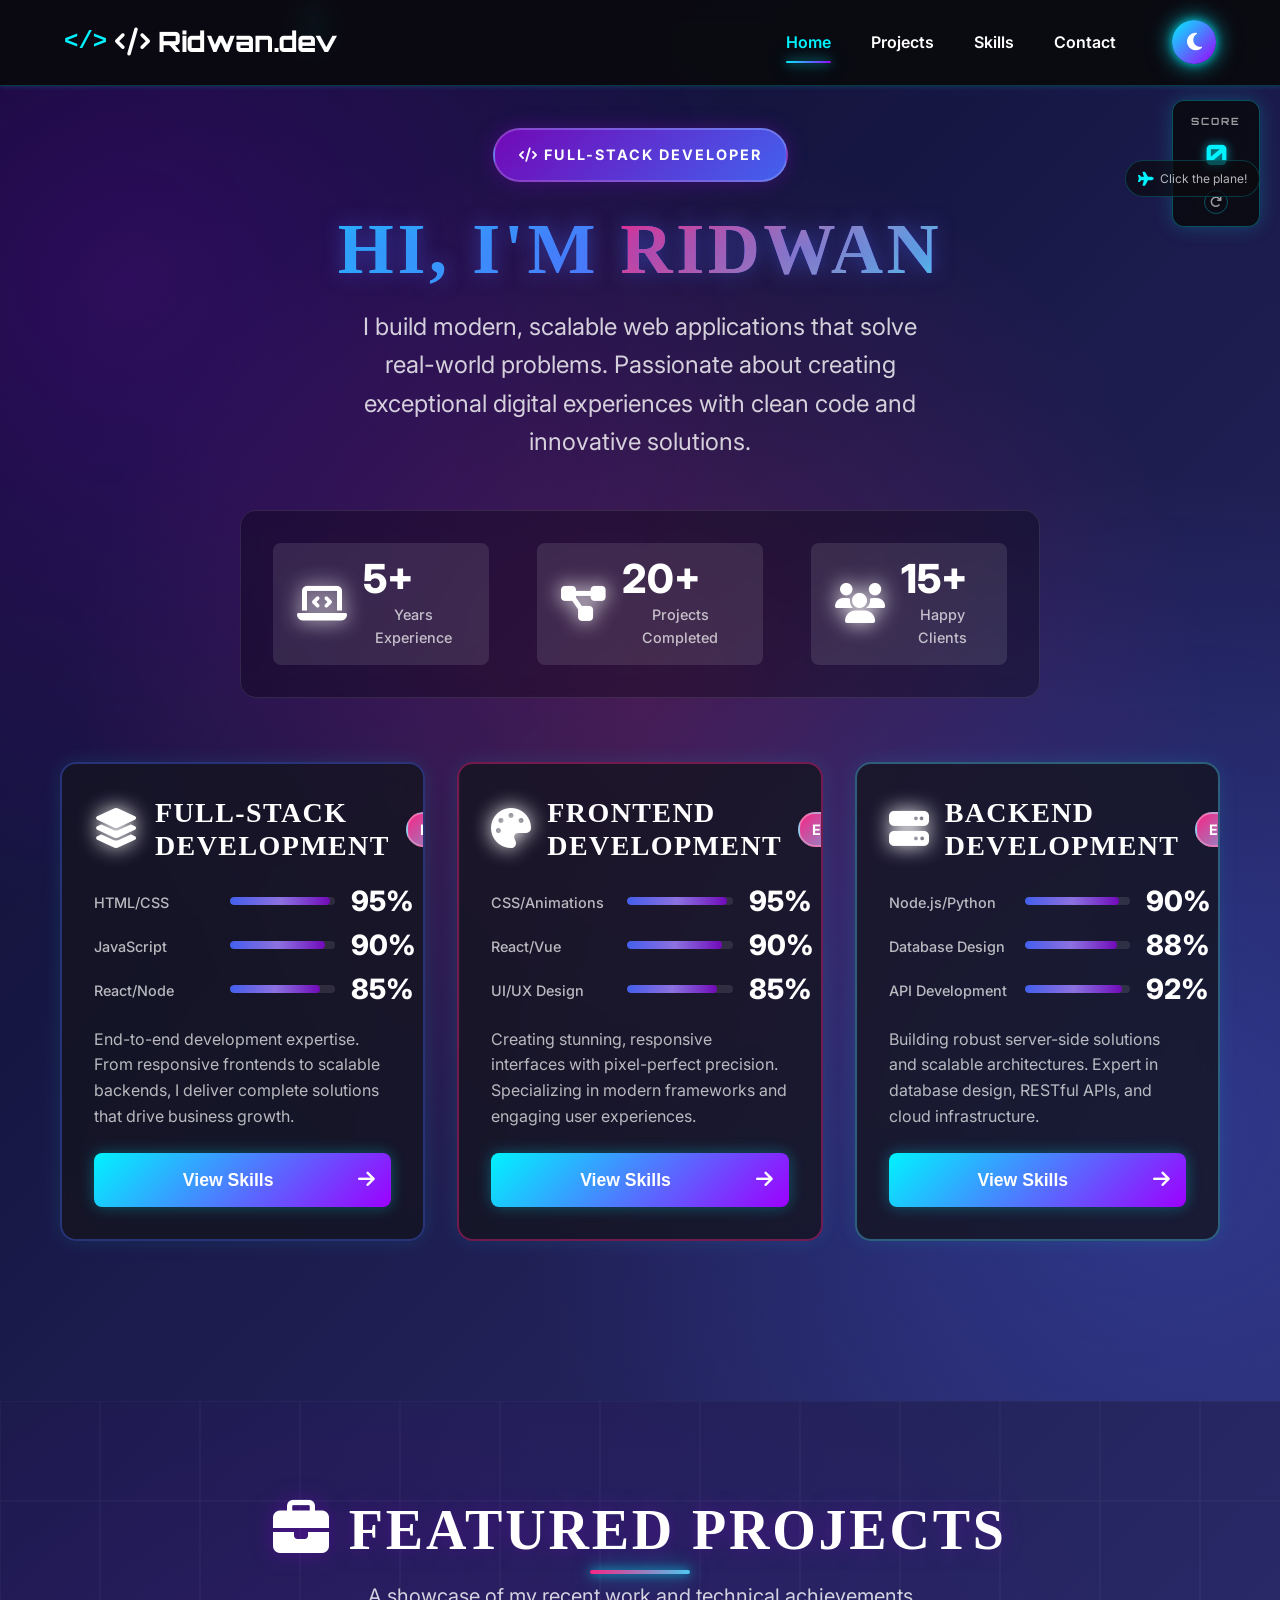
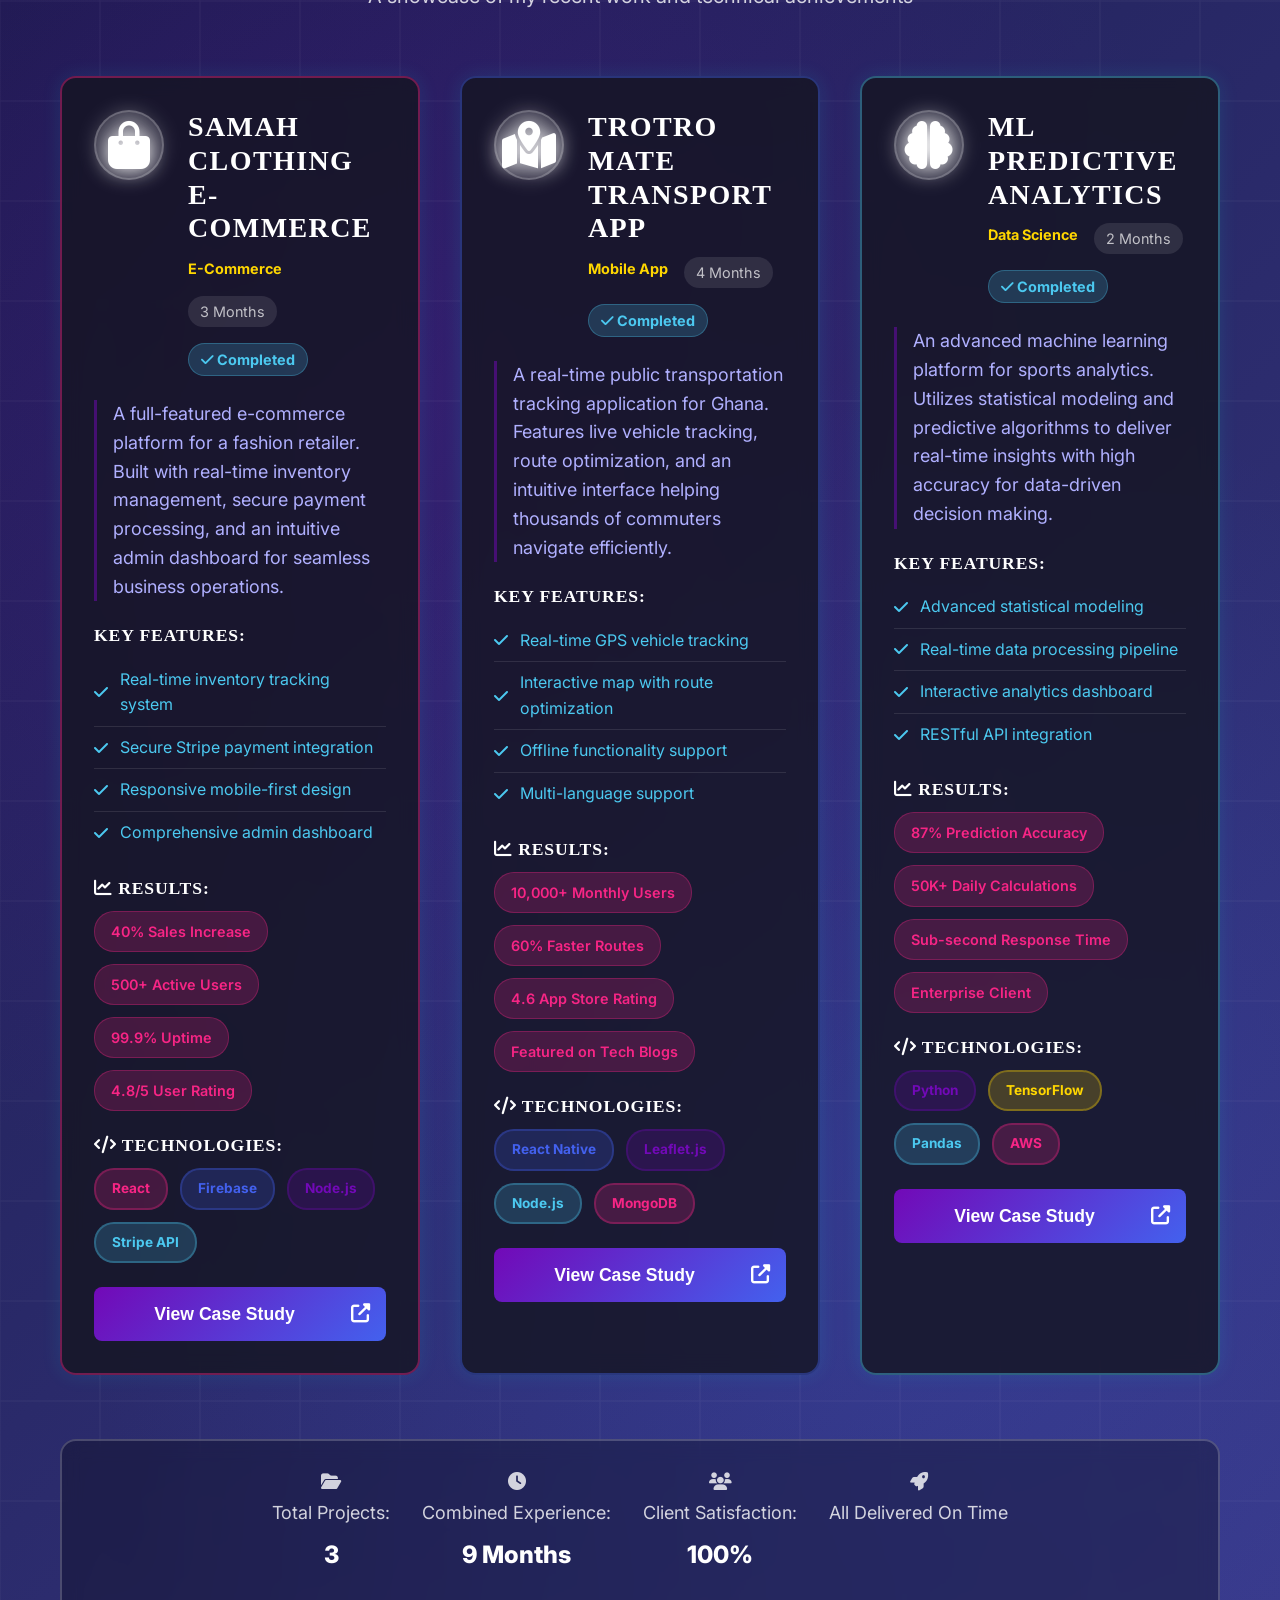
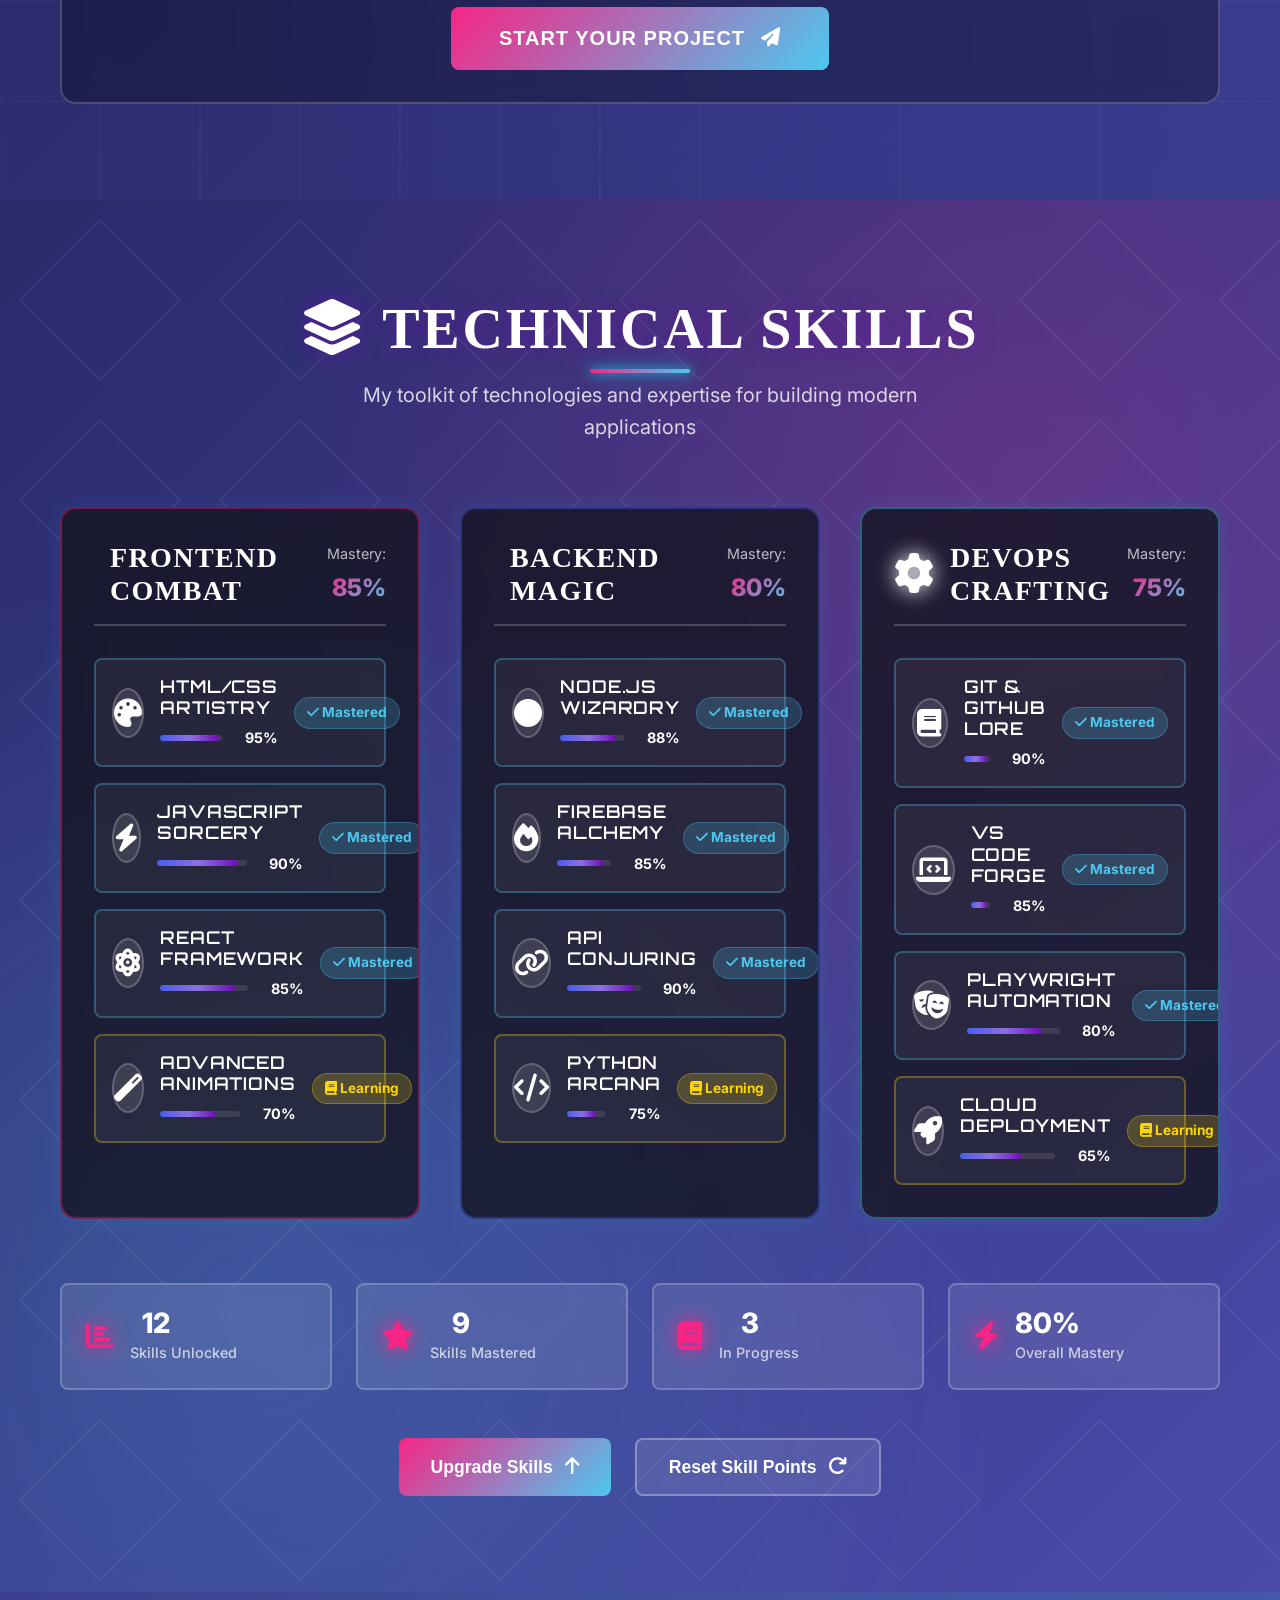
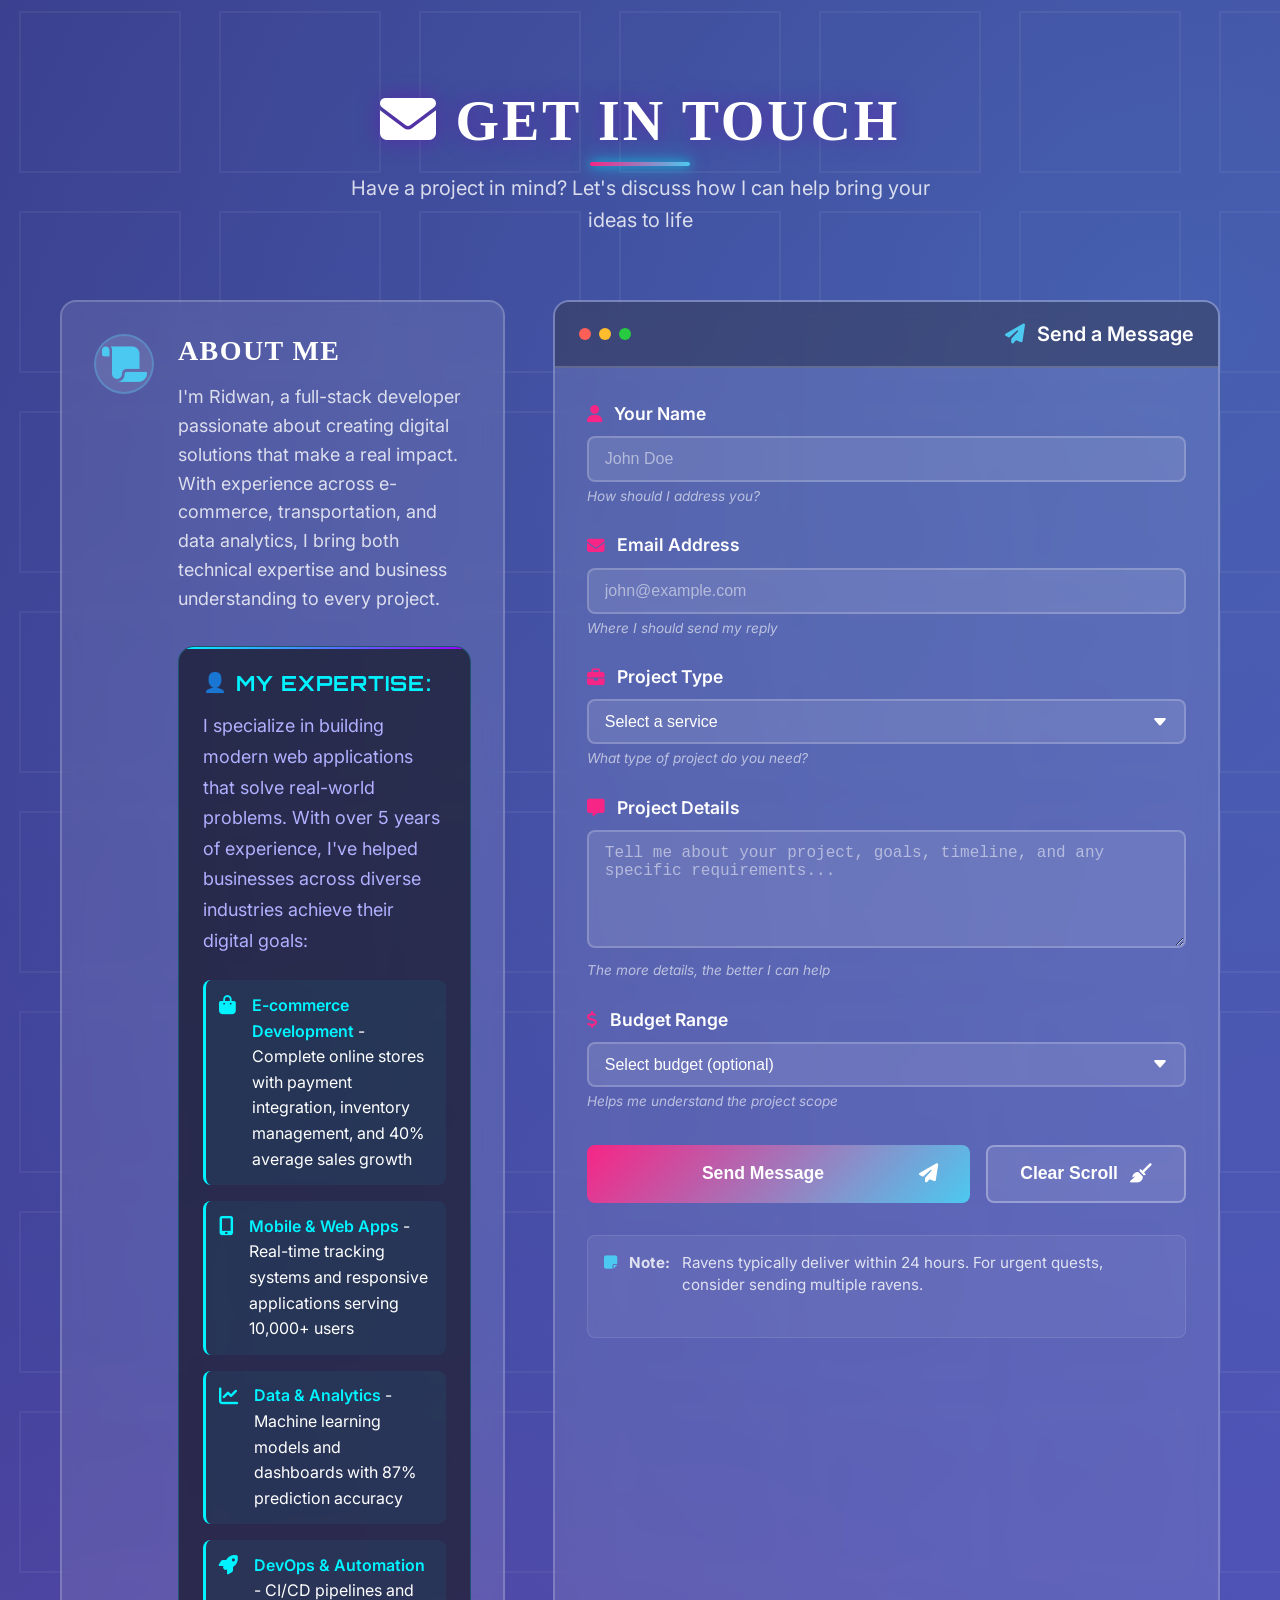
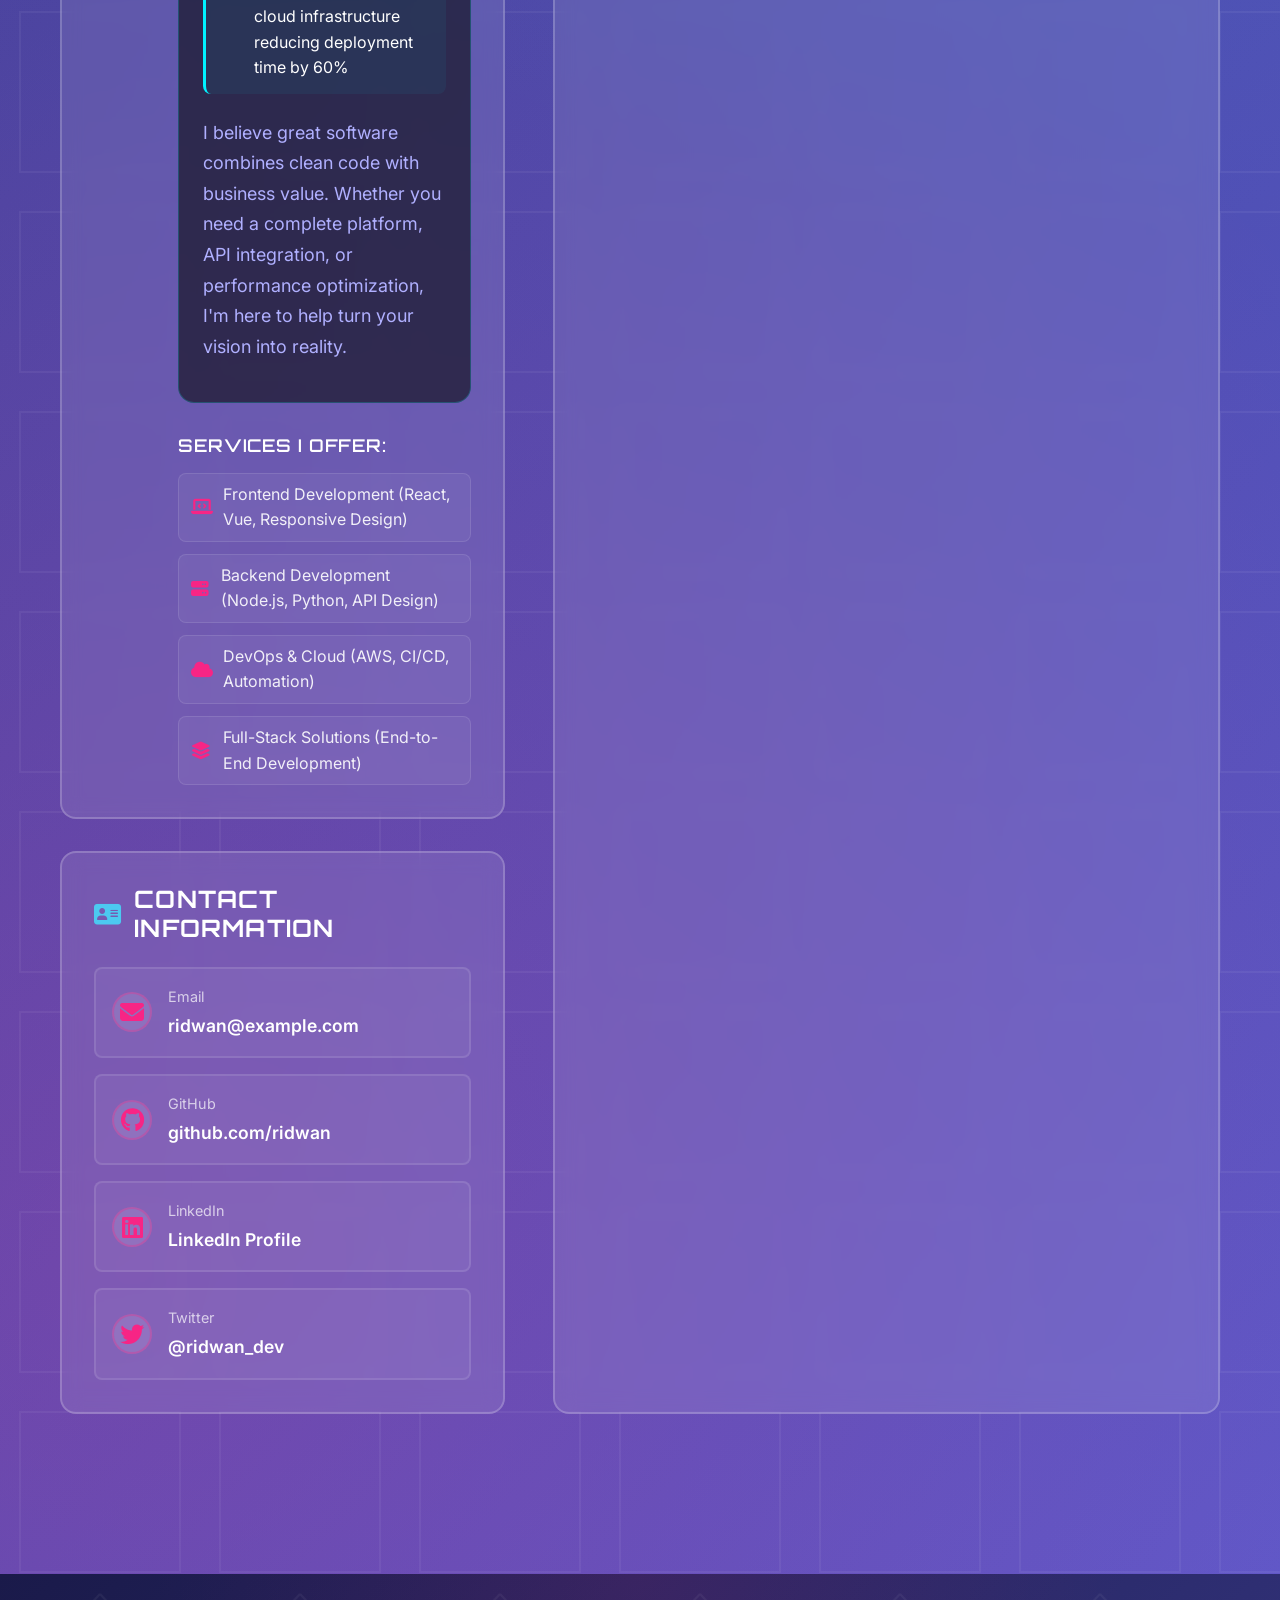
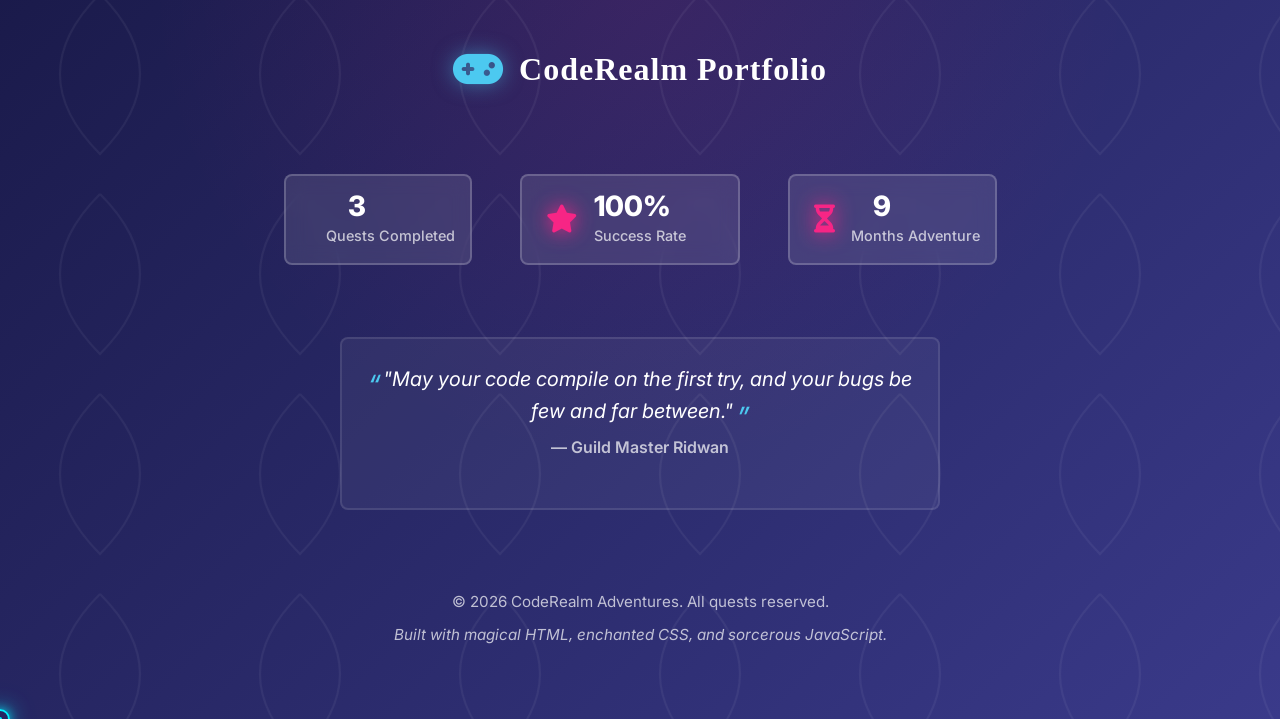
<file: index.html>
<!DOCTYPE html>
<html lang="en">
<head>
    <meta charset="UTF-8">
    <meta name="viewport" content="width=device-width, initial-scale=1.0">
    <title>Ridwan - Portfolio</title>
    <link rel="icon" href="data:image/svg+xml,<svg xmlns='http://www.w3.org/2000/svg' viewBox='0 0 100 100'><text y='.9em' font-size='90'>🎵</text></svg>">
    <link rel="stylesheet" href="style.css">
    <link rel="stylesheet" href="https://cdnjs.cloudflare.com/ajax/libs/font-awesome/6.4.0/css/all.min.css">
    <link href="https://fonts.googleapis.com/css2?family=Orbitron:wght@400;500;700;900&family=Inter:wght@300;400;500;600;700&display=swap" rel="stylesheet">
    <script src="https://cdnjs.cloudflare.com/ajax/libs/gsap/3.12.2/gsap.min.js"></script>
</head>
<body>
    <!-- Game Overlay Canvas -->
    <div id="game-overlay" class="game-overlay">
        <canvas id="game-canvas"></canvas>
        <div class="game-score">
            <span class="score-label">SCORE</span>
            <span id="score-value" class="score-value">0</span>
            <button id="reset-score-btn" class="reset-score-btn" title="Reset Score">
                <i class="fas fa-redo"></i>
            </button>
        </div>
        <div class="game-instructions">
            <i class="fas fa-plane"></i> Click the plane!
        </div>
    </div>
    
    <nav class="navbar">
        <div class="container">
            <a href="#hero" class="logo"><i class="fas fa-code"></i> Ridwan.dev</a>
            <div class="nav-links">
                <a href="#hero">Home</a>
                <a href="#projects">Projects</a>
                <a href="#skills">Skills</a>
                <a href="#contact">Contact</a>
                <button class="theme-toggle" id="themeToggle" aria-label="Toggle dark/light mode">
                    <i class="fas fa-moon"></i>
                    <i class="fas fa-sun"></i>
                </button>
            </div>
            <button class="menu-toggle" aria-label="Toggle menu" aria-expanded="false"><i class="fas fa-bars"></i></button>
        </div>
    </nav>

    <!-- Hero Section -->
    <section id="hero" class="rpg-hero">
        <div class="container">
            <div class="rpg-title-section">
                <div class="rpg-badge">
                    <span class="rpg-badge-text"><i class="fas fa-code"></i> FULL-STACK DEVELOPER</span>
                </div>
                <h1 class="rpg-title">Hi, I'm <span class="rpg-highlight">Ridwan</span></h1>
                <p class="rpg-subtitle">I build modern, scalable web applications that solve real-world problems. Passionate about creating exceptional digital experiences with clean code and innovative solutions.</p>
                
                <!-- Stats Display -->
                <div class="rpg-stats-display">
                    <div class="rpg-stat">
                        <span class="rpg-stat-icon"><i class="fas fa-laptop-code"></i></span>
                        <div class="rpg-stat-info">
                            <span class="rpg-stat-value">5+</span>
                            <span class="rpg-stat-label">Years Experience</span>
                        </div>
                    </div>
                    <div class="rpg-stat">
                        <span class="rpg-stat-icon"><i class="fas fa-project-diagram"></i></span>
                        <div class="rpg-stat-info">
                            <span class="rpg-stat-value">20+</span>
                            <span class="rpg-stat-label">Projects Completed</span>
                        </div>
                    </div>
                    <div class="rpg-stat">
                        <span class="rpg-stat-icon"><i class="fas fa-users"></i></span>
                        <div class="rpg-stat-info">
                            <span class="rpg-stat-value">15+</span>
                            <span class="rpg-stat-label">Happy Clients</span>
                        </div>
                    </div>
                </div>
            </div>

            <!-- Specializations -->
            <div class="character-classes">
                <!-- Full-Stack Development -->
                <div class="character-card" data-class="paladin">
                    <div class="character-header">
                        <span class="character-icon"><i class="fas fa-layer-group"></i></span>
                        <h3 class="character-name">Full-Stack Development</h3>
                        <span class="character-level">Expert</span>
                    </div>
                    <div class="character-stats">
                        <div class="stat-bar">
                            <span class="stat-label">HTML/CSS</span>
                            <div class="stat-progress">
                                <div class="stat-fill" style="width: 95%"></div>
                            </div>
                            <span class="stat-value">95%</span>
                        </div>
                        <div class="stat-bar">
                            <span class="stat-label">JavaScript</span>
                            <div class="stat-progress">
                                <div class="stat-fill" style="width: 90%"></div>
                            </div>
                            <span class="stat-value">90%</span>
                        </div>
                        <div class="stat-bar">
                            <span class="stat-label">React/Node</span>
                            <div class="stat-progress">
                                <div class="stat-fill" style="width: 85%"></div>
                            </div>
                            <span class="stat-value">85%</span>
                        </div>
                    </div>
                    <p class="character-description">End-to-end development expertise. From responsive frontends to scalable backends, I deliver complete solutions that drive business growth.</p>
                    <button class="btn-select-character" data-class="paladin">
                        <span class="btn-text">View Skills</span>
                        <span class="btn-icon"><i class="fas fa-arrow-right"></i></span>
                    </button>
                </div>

                <!-- Frontend Development -->
                <div class="character-card" data-class="ranger">
                    <div class="character-header">
                        <span class="character-icon"><i class="fas fa-palette"></i></span>
                        <h3 class="character-name">Frontend Development</h3>
                        <span class="character-level">Expert</span>
                    </div>
                    <div class="character-stats">
                        <div class="stat-bar">
                            <span class="stat-label">CSS/Animations</span>
                            <div class="stat-progress">
                                <div class="stat-fill" style="width: 95%"></div>
                            </div>
                            <span class="stat-value">95%</span>
                        </div>
                        <div class="stat-bar">
                            <span class="stat-label">React/Vue</span>
                            <div class="stat-progress">
                                <div class="stat-fill" style="width: 90%"></div>
                            </div>
                            <span class="stat-value">90%</span>
                        </div>
                        <div class="stat-bar">
                            <span class="stat-label">UI/UX Design</span>
                            <div class="stat-progress">
                                <div class="stat-fill" style="width: 85%"></div>
                            </div>
                            <span class="stat-value">85%</span>
                        </div>
                    </div>
                    <p class="character-description">Creating stunning, responsive interfaces with pixel-perfect precision. Specializing in modern frameworks and engaging user experiences.</p>
                    <button class="btn-select-character" data-class="ranger">
                        <span class="btn-text">View Skills</span>
                        <span class="btn-icon"><i class="fas fa-arrow-right"></i></span>
                    </button>
                </div>

                <!-- Backend Development -->
                <div class="character-card" data-class="wizard">
                    <div class="character-header">
                        <span class="character-icon"><i class="fas fa-server"></i></span>
                        <h3 class="character-name">Backend Development</h3>
                        <span class="character-level">Expert</span>
                    </div>
                    <div class="character-stats">
                        <div class="stat-bar">
                            <span class="stat-label">Node.js/Python</span>
                            <div class="stat-progress">
                                <div class="stat-fill" style="width: 90%"></div>
                            </div>
                            <span class="stat-value">90%</span>
                        </div>
                        <div class="stat-bar">
                            <span class="stat-label">Database Design</span>
                            <div class="stat-progress">
                                <div class="stat-fill" style="width: 88%"></div>
                            </div>
                            <span class="stat-value">88%</span>
                        </div>
                        <div class="stat-bar">
                            <span class="stat-label">API Development</span>
                            <div class="stat-progress">
                                <div class="stat-fill" style="width: 92%"></div>
                            </div>
                            <span class="stat-value">92%</span>
                        </div>
                    </div>
                    <p class="character-description">Building robust server-side solutions and scalable architectures. Expert in database design, RESTful APIs, and cloud infrastructure.</p>
                    <button class="btn-select-character" data-class="wizard">
                        <span class="btn-text">View Skills</span>
                        <span class="btn-icon"><i class="fas fa-arrow-right"></i></span>
                    </button>
                </div>
            </div>

            <!-- CTA Section -->
            <div class="game-start-section" id="gameStartSection" style="display: none;">
                <div class="selected-character-display">
                    <h3>Ready to Work Together?</h3>
                    <p>Specialization selected: <span id="selectedClassName" class="selected-class-name">Full-Stack Development</span></p>
                    <button class="btn-start-adventure" id="startAdventure">
                        <span class="btn-text">View My Projects</span>
                        <span class="btn-icon"><i class="fas fa-arrow-right"></i></span>
                    </button>
                </div>
            </div>
        </div>
    </section>

    <!-- Projects Section -->
    <section id="projects" class="rpg-quests">
        <div class="container">
            <div class="rpg-section-header">
                <h2 class="rpg-section-title"><i class="fas fa-briefcase"></i> Featured Projects</h2>
                <p class="rpg-section-subtitle">A showcase of my recent work and technical achievements</p>
            </div>
            
            <div class="quests-grid">
                <!-- Quest 1: Samah Clothing -->
                <div class="quest-card" data-quest="merchant-guild">
                    <div class="quest-header">
                         <div class="quest-icon"><i class="fas fa-shopping-bag"></i></div>
                        <div class="quest-title-section">
                            <h3 class="quest-title">Samah Clothing E-Commerce</h3>
                             <div class="quest-meta">
                                <span class="quest-difficulty">E-Commerce</span>
                                <span class="quest-duration">3 Months</span>
                                <span class="quest-status completed"><i class="fas fa-check"></i> Completed</span>
                            </div>
                        </div>
                    </div>
                    
                    <div class="quest-description">
                        <p>A full-featured e-commerce platform for a fashion retailer. Built with real-time inventory management, secure payment processing, and an intuitive admin dashboard for seamless business operations.</p>
                    </div>
                    
                    <div class="quest-objectives">
                        <h4>Key Features:</h4>
                        <ul class="objectives-list">
                            <li class="objective completed"><i class="fas fa-check"></i> Real-time inventory tracking system</li>
                            <li class="objective completed"><i class="fas fa-check"></i> Secure Stripe payment integration</li>
                            <li class="objective completed"><i class="fas fa-check"></i> Responsive mobile-first design</li>
                            <li class="objective completed"><i class="fas fa-check"></i> Comprehensive admin dashboard</li>
                        </ul>
                    </div>
                    
                     <div class="quest-loot">
                        <h4><i class="fas fa-chart-line"></i> Results:</h4>
                        <div class="loot-items">
                            <span class="loot-item">40% Sales Increase</span>
                            <span class="loot-item">500+ Active Users</span>
                            <span class="loot-item">99.9% Uptime</span>
                            <span class="loot-item">4.8/5 User Rating</span>
                        </div>
                    </div>
                    
                     <div class="quest-skills">
                        <h4><i class="fas fa-code"></i> Technologies:</h4>
                        <div class="skill-tags">
                            <span class="skill-tag fire">React</span>
                            <span class="skill-tag combat">Firebase</span>
                            <span class="skill-tag magic">Node.js</span>
                            <span class="skill-tag crafting">Stripe API</span>
                        </div>
                    </div>
                    
                    <button class="btn-view-quest" data-quest="merchant-guild">
                        <span class="btn-text">View Case Study</span>
                        <span class="btn-icon"><i class="fas fa-external-link-alt"></i></span>
                    </button>
                </div>
                
                <!-- Project 2: Trotro Mate -->
                <div class="quest-card" data-quest="transport-network">
                    <div class="quest-header">
                        <div class="quest-icon"><i class="fas fa-map-marked-alt"></i></div>
                        <div class="quest-title-section">
                            <h3 class="quest-title">Trotro Mate Transport App</h3>
                            <div class="quest-meta">
                                <span class="quest-difficulty">Mobile App</span>
                                <span class="quest-duration">4 Months</span>
                                <span class="quest-status completed"><i class="fas fa-check"></i> Completed</span>
                            </div>
                        </div>
                    </div>
                    
                    <div class="quest-description">
                        <p>A real-time public transportation tracking application for Ghana. Features live vehicle tracking, route optimization, and an intuitive interface helping thousands of commuters navigate efficiently.</p>
                    </div>
                    
                    <div class="quest-objectives">
                        <h4>Key Features:</h4>
                        <ul class="objectives-list">
                            <li class="objective completed"><i class="fas fa-check"></i> Real-time GPS vehicle tracking</li>
                            <li class="objective completed"><i class="fas fa-check"></i> Interactive map with route optimization</li>
                            <li class="objective completed"><i class="fas fa-check"></i> Offline functionality support</li>
                            <li class="objective completed"><i class="fas fa-check"></i> Multi-language support</li>
                        </ul>
                    </div>
                    
                    <div class="quest-loot">
                        <h4><i class="fas fa-chart-line"></i> Results:</h4>
                        <div class="loot-items">
                            <span class="loot-item">10,000+ Monthly Users</span>
                            <span class="loot-item">60% Faster Routes</span>
                            <span class="loot-item">4.6 App Store Rating</span>
                            <span class="loot-item">Featured on Tech Blogs</span>
                        </div>
                    </div>
                    
                    <div class="quest-skills">
                        <h4><i class="fas fa-code"></i> Technologies:</h4>
                        <div class="skill-tags">
                            <span class="skill-tag combat">React Native</span>
                            <span class="skill-tag magic">Leaflet.js</span>
                            <span class="skill-tag crafting">Node.js</span>
                            <span class="skill-tag fire">MongoDB</span>
                        </div>
                    </div>
                    
                    <button class="btn-view-quest" data-quest="transport-network">
                        <span class="btn-text">View Case Study</span>
                        <span class="btn-icon"><i class="fas fa-external-link-alt"></i></span>
                    </button>
                </div>
                
                <!-- Project 3: Predictive Analytics Dashboard -->
                <div class="quest-card" data-quest="probability-challenge">
                    <div class="quest-header">
                        <div class="quest-icon"><i class="fas fa-brain"></i></div>
                        <div class="quest-title-section">
                            <h3 class="quest-title">ML Predictive Analytics</h3>
                            <div class="quest-meta">
                                <span class="quest-difficulty">Data Science</span>
                                <span class="quest-duration">2 Months</span>
                                <span class="quest-status completed"><i class="fas fa-check"></i> Completed</span>
                            </div>
                        </div>
                    </div>
                    
                    <div class="quest-description">
                        <p>An advanced machine learning platform for sports analytics. Utilizes statistical modeling and predictive algorithms to deliver real-time insights with high accuracy for data-driven decision making.</p>
                    </div>
                    
                    <div class="quest-objectives">
                        <h4>Key Features:</h4>
                        <ul class="objectives-list">
                            <li class="objective completed"><i class="fas fa-check"></i> Advanced statistical modeling</li>
                            <li class="objective completed"><i class="fas fa-check"></i> Real-time data processing pipeline</li>
                            <li class="objective completed"><i class="fas fa-check"></i> Interactive analytics dashboard</li>
                            <li class="objective completed"><i class="fas fa-check"></i> RESTful API integration</li>
                        </ul>
                    </div>
                    
                    <div class="quest-loot">
                        <h4><i class="fas fa-chart-line"></i> Results:</h4>
                        <div class="loot-items">
                            <span class="loot-item">87% Prediction Accuracy</span>
                            <span class="loot-item">50K+ Daily Calculations</span>
                            <span class="loot-item">Sub-second Response Time</span>
                            <span class="loot-item">Enterprise Client</span>
                        </div>
                    </div>
                    
                    <div class="quest-skills">
                        <h4><i class="fas fa-code"></i> Technologies:</h4>
                        <div class="skill-tags">
                            <span class="skill-tag magic">Python</span>
                            <span class="skill-tag arcane">TensorFlow</span>
                            <span class="skill-tag crafting">Pandas</span>
                            <span class="skill-tag fire">AWS</span>
                        </div>
                    </div>
                    
                    <button class="btn-view-quest" data-quest="probability-challenge">
                        <span class="btn-text">View Case Study</span>
                        <span class="btn-icon"><i class="fas fa-external-link-alt"></i></span>
                    </button>
                </div>
            </div>
            
            <div class="quest-log-footer">
                <p class="quest-log-stats">
                    <span class="stat"><i class="fas fa-folder-open"></i> Total Projects: <strong>3</strong></span>
                    <span class="stat"><i class="fas fa-clock"></i> Combined Experience: <strong>9 Months</strong></span>
                    <span class="stat"><i class="fas fa-users"></i> Client Satisfaction: <strong>100%</strong></span>
                    <span class="stat"><i class="fas fa-rocket"></i> All Delivered On Time</span>
                </p>
                <button class="btn-accept-quest" id="acceptNewQuest">
                    <span class="btn-text">Start Your Project</span>
                    <span class="btn-icon"><i class="fas fa-paper-plane"></i></span>
                </button>
            </div>
        </div>
    </section>

    <!-- Skills Section -->
    <section id="skills" class="rpg-skill-tree">
        <div class="container">
            <div class="rpg-section-header">
                <h2 class="rpg-section-title"><i class="fas fa-layer-group"></i> Technical Skills</h2>
                <p class="rpg-section-subtitle">My toolkit of technologies and expertise for building modern applications</p>
            </div>
            
            <div class="skill-tree-container">
                <!-- Frontend Combat Branch -->
                <div class="skill-branch" data-branch="frontend">
                    <div class="branch-header">
                        <div class="branch-icon"><i class="fas fa-swords"></i></div>
                        <h3 class="branch-title">Frontend Combat</h3>
                        <div class="branch-level">
                            <span class="level-label">Mastery:</span>
                            <span class="level-value">85%</span>
                        </div>
                    </div>
                    
                    <div class="skill-nodes">
                        <div class="skill-node unlocked" data-skill="html-css">
                            <div class="node-icon"><i class="fas fa-palette"></i></div>
                            <div class="node-info">
                                <h4 class="node-title">HTML/CSS Artistry</h4>
                                <div class="node-progress">
                                    <div class="progress-bar">
                                        <div class="progress-fill" style="width: 95%"></div>
                                    </div>
                                    <span class="progress-value">95%</span>
                                </div>
                            </div>
                            <div class="node-status"><i class="fas fa-check"></i> Mastered</div>
                        </div>
                        
                        <div class="skill-node unlocked" data-skill="javascript">
                            <div class="node-icon"><i class="fas fa-bolt"></i></div>
                            <div class="node-info">
                                <h4 class="node-title">JavaScript Sorcery</h4>
                                <div class="node-progress">
                                    <div class="progress-bar">
                                        <div class="progress-fill" style="width: 90%"></div>
                                    </div>
                                    <span class="progress-value">90%</span>
                                </div>
                            </div>
                            <div class="node-status"><i class="fas fa-check"></i> Mastered</div>
                        </div>
                        
                        <div class="skill-node unlocked" data-skill="react">
                            <div class="node-icon"><i class="fas fa-atom"></i></div>
                            <div class="node-info">
                                <h4 class="node-title">React Framework</h4>
                                <div class="node-progress">
                                    <div class="progress-bar">
                                        <div class="progress-fill" style="width: 85%"></div>
                                    </div>
                                    <span class="progress-value">85%</span>
                                </div>
                            </div>
                            <div class="node-status"><i class="fas fa-check"></i> Mastered</div>
                        </div>
                        
                        <div class="skill-node learning" data-skill="animations">
                            <div class="node-icon"><i class="fas fa-magic"></i></div>
                            <div class="node-info">
                                <h4 class="node-title">Advanced Animations</h4>
                                <div class="node-progress">
                                    <div class="progress-bar">
                                        <div class="progress-fill" style="width: 70%"></div>
                                    </div>
                                    <span class="progress-value">70%</span>
                                </div>
                            </div>
                            <div class="node-status"><i class="fas fa-book"></i> Learning</div>
                        </div>
                    </div>
                </div>
                
                <!-- Backend Magic Branch -->
                <div class="skill-branch" data-branch="backend">
                    <div class="branch-header">
                        <div class="branch-icon"><i class="fas fa-crystal-ball"></i></div>
                        <h3 class="branch-title">Backend Magic</h3>
                        <div class="branch-level">
                            <span class="level-label">Mastery:</span>
                            <span class="level-value">80%</span>
                        </div>
                    </div>
                    
                    <div class="skill-nodes">
                        <div class="skill-node unlocked" data-skill="nodejs">
                            <div class="node-icon"><i class="fas fa-circle"></i></div>
                            <div class="node-info">
                                <h4 class="node-title">Node.js Wizardry</h4>
                                <div class="node-progress">
                                    <div class="progress-bar">
                                        <div class="progress-fill" style="width: 88%"></div>
                                    </div>
                                    <span class="progress-value">88%</span>
                                </div>
                            </div>
                            <div class="node-status"><i class="fas fa-check"></i> Mastered</div>
                        </div>
                        
                        <div class="skill-node unlocked" data-skill="firebase">
                            <div class="node-icon"><i class="fas fa-fire"></i></div>
                            <div class="node-info">
                                <h4 class="node-title">Firebase Alchemy</h4>
                                <div class="node-progress">
                                    <div class="progress-bar">
                                        <div class="progress-fill" style="width: 85%"></div>
                                    </div>
                                    <span class="progress-value">85%</span>
                                </div>
                            </div>
                            <div class="node-status"><i class="fas fa-check"></i> Mastered</div>
                        </div>
                        
                        <div class="skill-node unlocked" data-skill="api">
                            <div class="node-icon"><i class="fas fa-link"></i></div>
                            <div class="node-info">
                                <h4 class="node-title">API Conjuring</h4>
                                <div class="node-progress">
                                    <div class="progress-bar">
                                        <div class="progress-fill" style="width: 90%"></div>
                                    </div>
                                    <span class="progress-value">90%</span>
                                </div>
                            </div>
                            <div class="node-status"><i class="fas fa-check"></i> Mastered</div>
                        </div>
                        
                        <div class="skill-node learning" data-skill="python">
                            <div class="node-icon"><i class="fas fa-code"></i></div>
                            <div class="node-info">
                                <h4 class="node-title">Python Arcana</h4>
                                <div class="node-progress">
                                    <div class="progress-bar">
                                        <div class="progress-fill" style="width: 75%"></div>
                                    </div>
                                    <span class="progress-value">75%</span>
                                </div>
                            </div>
                            <div class="node-status"><i class="fas fa-book"></i> Learning</div>
                        </div>
                    </div>
                </div>
                
                <!-- DevOps Crafting Branch -->
                <div class="skill-branch" data-branch="devops">
                    <div class="branch-header">
                        <div class="branch-icon"><i class="fas fa-cog"></i></div>
                        <h3 class="branch-title">DevOps Crafting</h3>
                        <div class="branch-level">
                            <span class="level-label">Mastery:</span>
                            <span class="level-value">75%</span>
                        </div>
                    </div>
                    
                    <div class="skill-nodes">
                        <div class="skill-node unlocked" data-skill="git">
                            <div class="node-icon"><i class="fas fa-book"></i></div>
                            <div class="node-info">
                                <h4 class="node-title">Git & GitHub Lore</h4>
                                <div class="node-progress">
                                    <div class="progress-bar">
                                        <div class="progress-fill" style="width: 90%"></div>
                                    </div>
                                    <span class="progress-value">90%</span>
                                </div>
                            </div>
                            <div class="node-status"><i class="fas fa-check"></i> Mastered</div>
                        </div>
                        
                        <div class="skill-node unlocked" data-skill="vscode">
                            <div class="node-icon"><i class="fas fa-laptop-code"></i></div>
                            <div class="node-info">
                                <h4 class="node-title">VS Code Forge</h4>
                                <div class="node-progress">
                                    <div class="progress-bar">
                                        <div class="progress-fill" style="width: 85%"></div>
                                    </div>
                                    <span class="progress-value">85%</span>
                                </div>
                            </div>
                            <div class="node-status"><i class="fas fa-check"></i> Mastered</div>
                        </div>
                        
                        <div class="skill-node unlocked" data-skill="playwright">
                            <div class="node-icon"><i class="fas fa-theater-masks"></i></div>
                            <div class="node-info">
                                <h4 class="node-title">Playwright Automation</h4>
                                <div class="node-progress">
                                    <div class="progress-bar">
                                        <div class="progress-fill" style="width: 80%"></div>
                                    </div>
                                    <span class="progress-value">80%</span>
                                </div>
                            </div>
                            <div class="node-status"><i class="fas fa-check"></i> Mastered</div>
                        </div>
                        
                        <div class="skill-node learning" data-skill="deployment">
                            <div class="node-icon"><i class="fas fa-rocket"></i></div>
                            <div class="node-info">
                                <h4 class="node-title">Cloud Deployment</h4>
                                <div class="node-progress">
                                    <div class="progress-bar">
                                        <div class="progress-fill" style="width: 65%"></div>
                                    </div>
                                    <span class="progress-value">65%</span>
                                </div>
                            </div>
                            <div class="node-status"><i class="fas fa-book"></i> Learning</div>
                        </div>
                    </div>
                </div>
            </div>
            
            <div class="skill-tree-stats">
                <div class="stat-card">
                    <div class="stat-icon"><i class="fas fa-chart-bar"></i></div>
                    <div class="stat-info">
                        <span class="stat-value">12</span>
                        <span class="stat-label">Skills Unlocked</span>
                    </div>
                </div>
                <div class="stat-card">
                    <div class="stat-icon"><i class="fas fa-star"></i></div>
                    <div class="stat-info">
                        <span class="stat-value">9</span>
                        <span class="stat-label">Skills Mastered</span>
                    </div>
                </div>
                <div class="stat-card">
                    <div class="stat-icon"><i class="fas fa-book"></i></div>
                    <div class="stat-info">
                        <span class="stat-value">3</span>
                        <span class="stat-label">In Progress</span>
                    </div>
                </div>
                <div class="stat-card">
                    <div class="stat-icon"><i class="fas fa-bolt"></i></div>
                    <div class="stat-info">
                        <span class="stat-value">80%</span>
                        <span class="stat-label">Overall Mastery</span>
                    </div>
                </div>
            </div>
            
            <div class="skill-tree-actions">
                <button class="btn-upgrade-skills" id="upgradeSkills">
                    <span class="btn-text">Upgrade Skills</span>
                    <span class="btn-icon"><i class="fas fa-arrow-up"></i></span>
                </button>
                <button class="btn-reset-tree" id="resetTree">
                    <span class="btn-text">Reset Skill Points</span>
                    <span class="btn-icon"><i class="fas fa-redo"></i></span>
                </button>
            </div>
        </div>
    </section>

    <!-- Contact Section -->
    <section id="contact" class="rpg-contact-guild">
        <div class="container">
            <div class="rpg-section-header">
                <h2 class="rpg-section-title"><i class="fas fa-envelope"></i> Get In Touch</h2>
                <p class="rpg-section-subtitle">Have a project in mind? Let's discuss how I can help bring your ideas to life</p>
            </div>
            
            <div class="guild-content">
                <div class="guild-info">
                    <div class="guild-card">
                        <div class="guild-icon">
                            <i class="fas fa-scroll"></i>
                        </div>
                        <div class="guild-details">
                            <h3 class="guild-title">About Me</h3>
                            <p class="guild-description">I'm Ridwan, a full-stack developer passionate about creating digital solutions that make a real impact. With experience across e-commerce, transportation, and data analytics, I bring both technical expertise and business understanding to every project.</p>
                             
                            <div class="personal-bio">
                                <h4>My Expertise:</h4>
                                <p>I specialize in building modern web applications that solve real-world problems. With over 5 years of experience, I've helped businesses across diverse industries achieve their digital goals:</p>
                                <ul class="bio-list">
                                    <li class="bio-item">
                                        <i class="fas fa-shopping-bag"></i>
                                        <span><strong>E-commerce Development</strong> - Complete online stores with payment integration, inventory management, and 40% average sales growth</span>
                                    </li>
                                    <li class="bio-item">
                                        <i class="fas fa-mobile-alt"></i>
                                        <span><strong>Mobile & Web Apps</strong> - Real-time tracking systems and responsive applications serving 10,000+ users</span>
                                    </li>
                                    <li class="bio-item">
                                        <i class="fas fa-chart-line"></i>
                                        <span><strong>Data & Analytics</strong> - Machine learning models and dashboards with 87% prediction accuracy</span>
                                    </li>
                                    <li class="bio-item">
                                        <i class="fas fa-rocket"></i>
                                        <span><strong>DevOps & Automation</strong> - CI/CD pipelines and cloud infrastructure reducing deployment time by 60%</span>
                                    </li>
                                </ul>
                                <p>I believe great software combines clean code with business value. Whether you need a complete platform, API integration, or performance optimization, I'm here to help turn your vision into reality.</p>
                            </div>
                             
                            <div class="guild-quest-types">
                                <h4>Services I Offer:</h4>
                                <ul class="quest-types-list">
                                    <li class="quest-type">
                                        <i class="fas fa-laptop-code"></i>
                                        <span>Frontend Development (React, Vue, Responsive Design)</span>
                                    </li>
                                    <li class="quest-type">
                                        <i class="fas fa-server"></i>
                                        <span>Backend Development (Node.js, Python, API Design)</span>
                                    </li>
                                    <li class="quest-type">
                                        <i class="fas fa-cloud"></i>
                                        <span>DevOps & Cloud (AWS, CI/CD, Automation)</span>
                                    </li>
                                    <li class="quest-type">
                                        <i class="fas fa-layer-group"></i>
                                        <span>Full-Stack Solutions (End-to-End Development)</span>
                                    </li>
                                </ul>
                            </div>
                        </div>
                    </div>
                    
                    <div class="guild-contacts">
                        <h3 class="contacts-title">
                            <i class="fas fa-address-card"></i>
                            Contact Information
                        </h3>
                        <div class="contact-methods">
                            <a href="mailto:ridwan@example.com" class="rpg-contact-link">
                                <span class="contact-icon">
                                    <i class="fas fa-envelope"></i>
                                </span>
                                <span class="contact-info">
                                    <span class="contact-label">Email</span>
                                    <span class="contact-value">ridwan@example.com</span>
                                </span>
                            </a>
                            <a href="https://github.com/ridwan" class="rpg-contact-link" target="_blank">
                                <span class="contact-icon">
                                    <i class="fab fa-github"></i>
                                </span>
                                <span class="contact-info">
                                    <span class="contact-label">GitHub</span>
                                    <span class="contact-value">github.com/ridwan</span>
                                </span>
                            </a>
                            <a href="#" class="rpg-contact-link">
                                <span class="contact-icon">
                                    <i class="fab fa-linkedin"></i>
                                </span>
                                <span class="contact-info">
                                    <span class="contact-label">LinkedIn</span>
                                    <span class="contact-value">LinkedIn Profile</span>
                                </span>
                            </a>
                            <a href="#" class="rpg-contact-link">
                                <span class="contact-icon">
                                    <i class="fab fa-twitter"></i>
                                </span>
                                <span class="contact-info">
                                    <span class="contact-label">Twitter</span>
                                    <span class="contact-value">@ridwan_dev</span>
                                </span>
                            </a>
                        </div>
                    </div>
                </div>
                
                <div class="guild-scroll">
                    <div class="scroll-header">
                        <div class="scroll-dots">
                            <span class="scroll-dot red"></span>
                            <span class="scroll-dot yellow"></span>
                            <span class="scroll-dot green"></span>
                        </div>
                        <span class="scroll-title">
                            <i class="fas fa-paper-plane"></i>
                            Send a Message
                        </span>
                    </div>
                    
                    <form class="rpg-contact-form">
                        <div class="form-field">
                            <label for="adventurerName" class="form-label">
                                <i class="fas fa-user"></i>
                                Your Name
                            </label>
                            <input type="text" id="adventurerName" placeholder="John Doe" required>
                            <div class="field-hint">How should I address you?</div>
                        </div>
                        
                        <div class="form-field">
                            <label for="scrollAddress" class="form-label">
                                <i class="fas fa-envelope"></i>
                                Email Address
                            </label>
                            <input type="email" id="scrollAddress" placeholder="john@example.com" required>
                            <div class="field-hint">Where I should send my reply</div>
                        </div>
                        
                        <div class="form-field">
                            <label for="questType" class="form-label">
                                <i class="fas fa-briefcase"></i>
                                Project Type
                            </label>
                            <select id="questType" required>
                                <option value="" disabled selected>Select a service</option>
                                <option value="frontend">Frontend Development</option>
                                <option value="backend">Backend Development</option>
                                <option value="devops">DevOps & Cloud</option>
                                <option value="fullstack">Full-Stack Solution</option>
                                <option value="consultation">Technical Consultation</option>
                            </select>
                            <div class="field-hint">What type of project do you need?</div>
                        </div>
                        
                        <div class="form-field">
                            <label for="questDetails" class="form-label">
                                <i class="fas fa-comment-alt"></i>
                                Project Details
                            </label>
                            <textarea id="questDetails" placeholder="Tell me about your project, goals, timeline, and any specific requirements..." rows="5" required></textarea>
                            <div class="field-hint">The more details, the better I can help</div>
                        </div>
                        
                        <div class="form-field">
                            <label for="rewardOffer" class="form-label">
                                <i class="fas fa-dollar-sign"></i>
                                Budget Range
                            </label>
                            <select id="rewardOffer">
                                <option value="" disabled selected>Select budget (optional)</option>
                                <option value="small">$1,000 - $5,000</option>
                                <option value="medium">$5,000 - $15,000</option>
                                <option value="large">$15,000 - $50,000</option>
                                <option value="enterprise">$50,000+</option>
                                <option value="discuss">Let's discuss</option>
                            </select>
                            <div class="field-hint">Helps me understand the project scope</div>
                        </div>
                        
                        <div class="form-actions">
                            <button type="submit" class="btn-send-scroll">
                                <span class="btn-text">Send Message</span>
                                <span class="btn-icon">
                                    <i class="fas fa-paper-plane"></i>
                                </span>
                            </button>
                            <button type="reset" class="btn-clear-scroll">
                                <span class="btn-text">Clear Scroll</span>
                                <span class="btn-icon">
                                    <i class="fas fa-broom"></i>
                                </span>
                            </button>
                        </div>
                        
                        <div class="form-note">
                            <p class="note-text">
                                <i class="fas fa-sticky-note"></i>
                                <strong>Note:</strong> Ravens typically deliver within 24 hours. For urgent quests, consider sending multiple ravens.
                            </p>
                        </div>
                    </form>
                </div>
            </div>
        </div>
    </section>

    <!-- RPG Footer -->
    <footer class="rpg-footer">
        <div class="container">
            <div class="footer-content">
                <div class="footer-logo">
                    <span class="logo-icon">
                        <i class="fas fa-gamepad"></i>
                    </span>
                    <span class="logo-text">CodeRealm Portfolio</span>
                </div>
                
                <div class="footer-stats">
                    <div class="footer-stat">
                        <span class="stat-icon">
                            <i class="fas fa-sword"></i>
                        </span>
                        <div class="stat-info">
                            <span class="stat-value">3</span>
                            <span class="stat-label">Quests Completed</span>
                        </div>
                    </div>
                    <div class="footer-stat">
                        <span class="stat-icon">
                            <i class="fas fa-star"></i>
                        </span>
                        <div class="stat-info">
                            <span class="stat-value">100%</span>
                            <span class="stat-label">Success Rate</span>
                        </div>
                    </div>
                    <div class="footer-stat">
                        <span class="stat-icon">
                            <i class="fas fa-hourglass-half"></i>
                        </span>
                        <div class="stat-info">
                            <span class="stat-value">9</span>
                            <span class="stat-label">Months Adventure</span>
                        </div>
                    </div>
                </div>
                
                <div class="footer-message">
                    <p class="message-text">"May your code compile on the first try, and your bugs be few and far between."</p>
                    <p class="message-author">— Guild Master Ridwan</p>
                </div>
                
                <div class="footer-copyright">
                    <p>&copy; 2026 CodeRealm Adventures. All quests reserved.</p>
                    <p class="footer-note">Built with magical HTML, enchanted CSS, and sorcerous JavaScript.</p>
                </div>
            </div>
        </div>
    </footer>

    <script src="script.js"></script>
    <!-- Game Overlay Script -->
    <script src="game-overlay.js"></script>
</body>
</html>
</file>
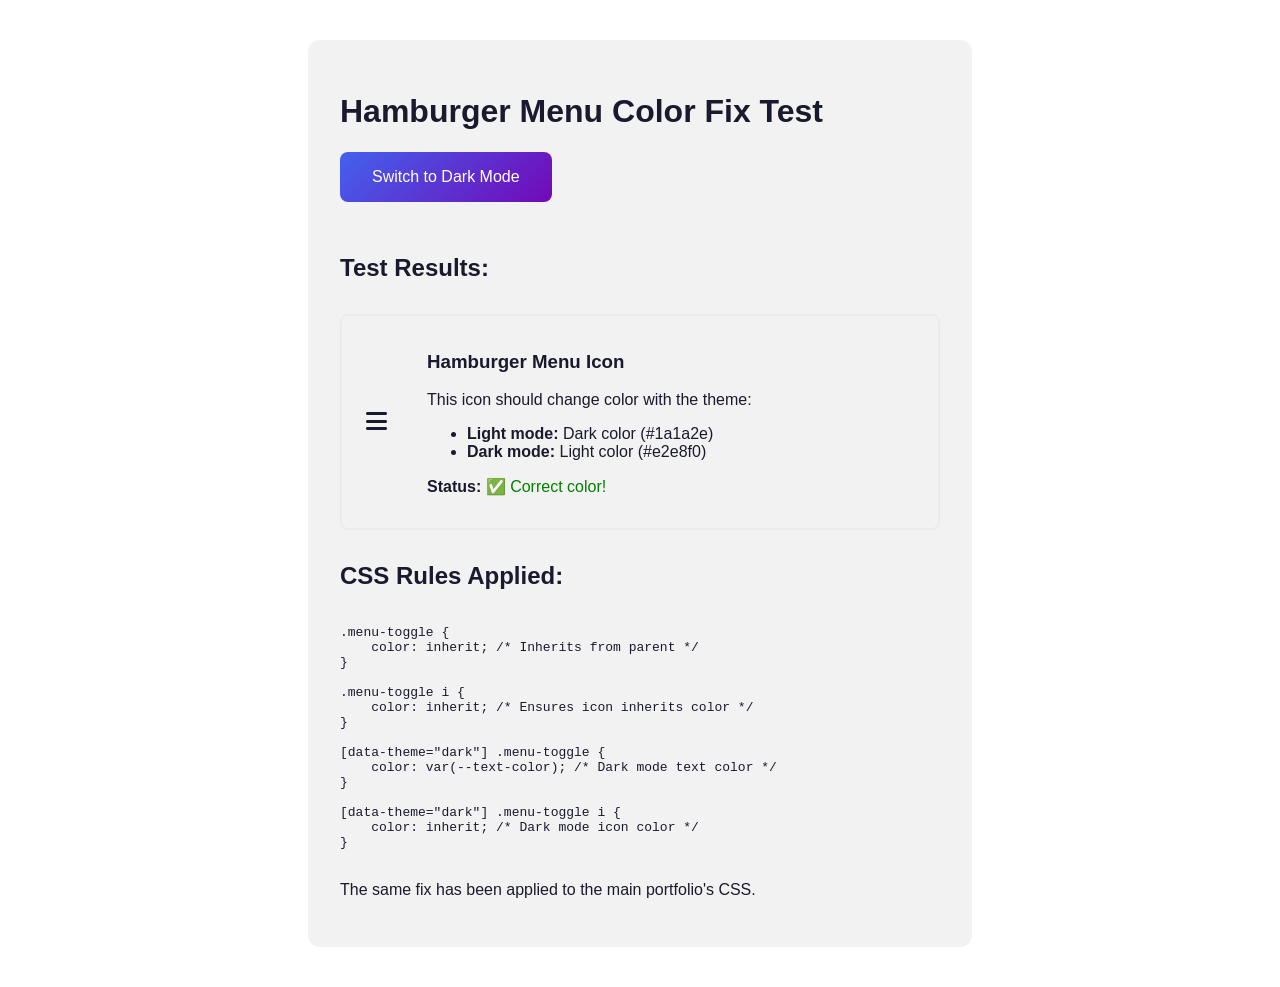
<file: test-hamburger-fix.html>
<!DOCTYPE html>
<html lang="en">
<head>
    <meta charset="UTF-8">
    <meta name="viewport" content="width=device-width, initial-scale=1.0">
    <title>Hamburger Menu Color Test</title>
    <style>
        body {
            font-family: Arial, sans-serif;
            padding: 2rem;
            transition: background-color 0.3s, color 0.3s;
        }
        
        [data-theme="dark"] body {
            background-color: #0f172a;
            color: #e2e8f0;
        }
        
        [data-theme="light"] body {
            background-color: #ffffff;
            color: #1a1a2e;
        }
        
        .test-container {
            max-width: 600px;
            margin: 0 auto;
            padding: 2rem;
            border-radius: 12px;
            background: rgba(0,0,0,0.05);
        }
        
        [data-theme="dark"] .test-container {
            background: rgba(255,255,255,0.05);
        }
        
        .hamburger-test {
            display: flex;
            align-items: center;
            gap: 2rem;
            margin: 2rem 0;
            padding: 1rem;
            border: 2px solid;
            border-radius: 8px;
        }
        
        [data-theme="dark"] .hamburger-test {
            border-color: #334155;
        }
        
        [data-theme="light"] .hamburger-test {
            border-color: #e9ecef;
        }
        
        .menu-toggle {
            background: none;
            border: none;
            font-size: 1.5rem;
            color: inherit;
            cursor: pointer;
            padding: 0.5rem;
            border-radius: 8px;
            transition: all 0.3s;
        }
        
        .menu-toggle:hover {
            background-color: rgba(0,0,0,0.1);
        }
        
        [data-theme="dark"] .menu-toggle:hover {
            background-color: rgba(255,255,255,0.1);
        }
        
        .menu-toggle i {
            color: inherit;
        }
        
        .theme-toggle {
            padding: 1rem 2rem;
            background: linear-gradient(135deg, #4361ee, #7209b7);
            color: white;
            border: none;
            border-radius: 8px;
            cursor: pointer;
            font-size: 1rem;
            margin-bottom: 2rem;
        }
    </style>
</head>
<body data-theme="light">
    <div class="test-container">
        <h1>Hamburger Menu Color Fix Test</h1>
        
        <button class="theme-toggle" onclick="toggleTheme()">
            Toggle Dark/Light Mode
        </button>
        
        <h2>Test Results:</h2>
        
        <div class="hamburger-test">
            <button class="menu-toggle">
                <i class="fas fa-bars"></i>
            </button>
            <div>
                <h3>Hamburger Menu Icon</h3>
                <p>This icon should change color with the theme:</p>
                <ul>
                    <li><strong>Light mode:</strong> Dark color (#1a1a2e)</li>
                    <li><strong>Dark mode:</strong> Light color (#e2e8f0)</li>
                </ul>
                <p><strong>Status:</strong> <span id="status">Testing...</span></p>
            </div>
        </div>
        
        <h2>CSS Rules Applied:</h2>
        <pre><code>
.menu-toggle {
    color: inherit; /* Inherits from parent */
}

.menu-toggle i {
    color: inherit; /* Ensures icon inherits color */
}

[data-theme="dark"] .menu-toggle {
    color: var(--text-color); /* Dark mode text color */
}

[data-theme="dark"] .menu-toggle i {
    color: inherit; /* Dark mode icon color */
}
        </code></pre>
        
        <p>The same fix has been applied to the main portfolio's CSS.</p>
    </div>

    <script>
        // Get current theme
        const currentTheme = localStorage.getItem('theme') || 
                           (window.matchMedia('(prefers-color-scheme: dark)').matches ? 'dark' : 'light');
        
        // Apply theme on load
        document.documentElement.setAttribute('data-theme', currentTheme);
        
        // Test icon color
        function testIconColor() {
            const icon = document.querySelector('.menu-toggle i');
            const computedColor = window.getComputedStyle(icon).color;
            const theme = document.documentElement.getAttribute('data-theme');
            
            const expectedColor = theme === 'dark' ? 'rgb(226, 232, 240)' : 'rgb(26, 26, 46)';
            const isCorrect = computedColor === expectedColor;
            
            document.getElementById('status').textContent = 
                isCorrect ? '✅ Correct color!' : '❌ Incorrect color';
            document.getElementById('status').style.color = isCorrect ? 'green' : 'red';
            
            console.log(`Theme: ${theme}, Icon color: ${computedColor}, Expected: ${expectedColor}`);
        }
        
        function toggleTheme() {
            const currentTheme = document.documentElement.getAttribute('data-theme');
            const newTheme = currentTheme === 'dark' ? 'light' : 'dark';
            
            // Apply new theme
            document.documentElement.setAttribute('data-theme', newTheme);
            
            // Save to localStorage
            localStorage.setItem('theme', newTheme);
            
            // Update button text
            document.querySelector('.theme-toggle').textContent = 
                `Switch to ${currentTheme === 'dark' ? 'Dark' : 'Light'} Mode`;
            
            // Test icon color
            setTimeout(testIconColor, 100);
        }
        
        // Set initial button text
        document.querySelector('.theme-toggle').textContent = 
            `Switch to ${currentTheme === 'dark' ? 'Light' : 'Dark'} Mode`;
        
        // Test on load
        setTimeout(testIconColor, 100);
    </script>
    
    <!-- Font Awesome for icons -->
    <link rel="stylesheet" href="https://cdnjs.cloudflare.com/ajax/libs/font-awesome/6.4.0/css/all.min.css">
</body>
</html>
</file>
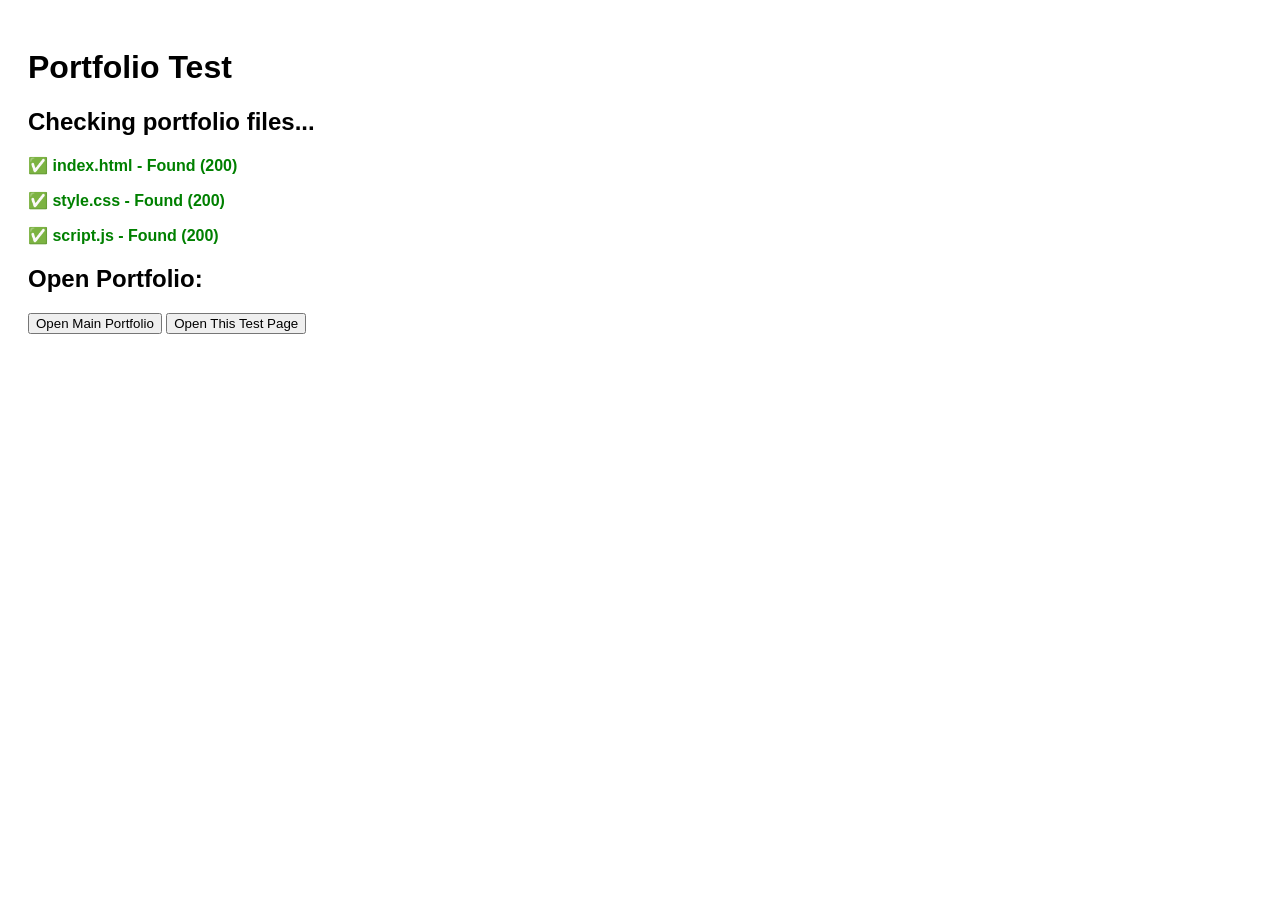
<file: test-portfolio.html>
<!DOCTYPE html>
<html>
<head>
    <title>Portfolio Test Page</title>
    <style>
        body { font-family: Arial, sans-serif; padding: 20px; }
        .success { color: green; font-weight: bold; }
        .error { color: red; font-weight: bold; }
    </style>
</head>
<body>
    <h1>Portfolio Test</h1>
    
    <div id="results">
        <h2>Checking portfolio files...</h2>
        <p id="html-check">Checking index.html...</p>
        <p id="css-check">Checking style.css...</p>
        <p id="js-check">Checking script.js...</p>
    </div>
    
    <div id="open-links">
        <h2>Open Portfolio:</h2>
        <button onclick="window.open('index.html', '_blank')">Open Main Portfolio</button>
        <button onclick="window.open('test-portfolio.html', '_blank')">Open This Test Page</button>
    </div>
    
    <script>
        // Check if files exist by trying to load them
        async function checkFile(url, elementId) {
            try {
                const response = await fetch(url);
                if (response.ok) {
                    document.getElementById(elementId).innerHTML = 
                        `<span class="success">✅ ${url} - Found (${response.status})</span>`;
                    return true;
                } else {
                    document.getElementById(elementId).innerHTML = 
                        `<span class="error">❌ ${url} - Error (${response.status})</span>`;
                    return false;
                }
            } catch (error) {
                document.getElementById(elementId).innerHTML = 
                    `<span class="error">❌ ${url} - ${error.message}</span>`;
                return false;
            }
        }
        
        // Run checks
        async function runChecks() {
            await checkFile('index.html', 'html-check');
            await checkFile('style.css', 'css-check');
            await checkFile('script.js', 'js-check');
        }
        
        runChecks();
    </script>
</body>
</html>
</file>
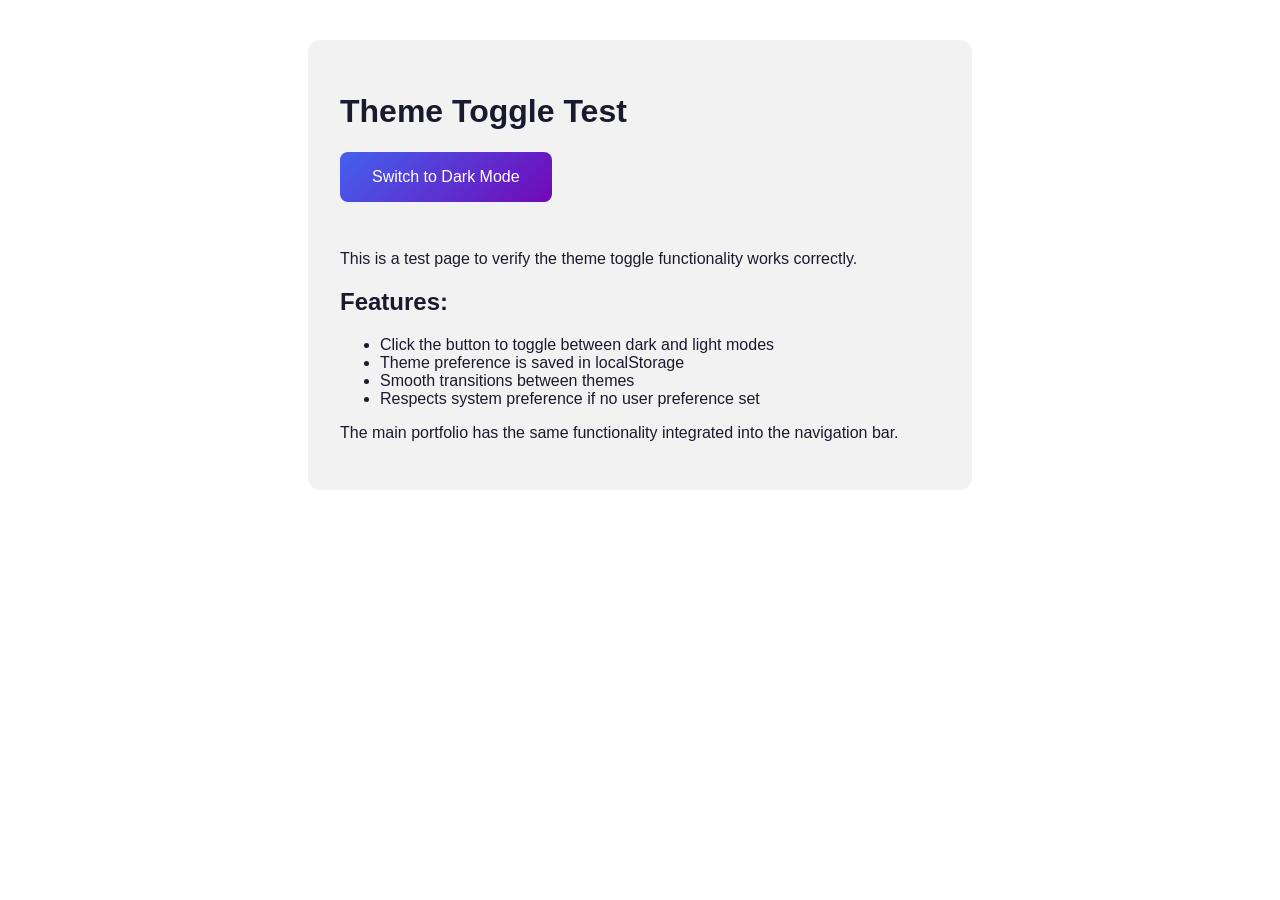
<file: test-theme.html>
<!DOCTYPE html>
<html lang="en">
<head>
    <meta charset="UTF-8">
    <meta name="viewport" content="width=device-width, initial-scale=1.0">
    <title>Theme Toggle Test</title>
    <style>
        body {
            font-family: Arial, sans-serif;
            padding: 2rem;
            transition: background-color 0.3s, color 0.3s;
        }
        
        [data-theme="dark"] body {
            background-color: #1a1a2e;
            color: #e2e8f0;
        }
        
        [data-theme="light"] body {
            background-color: #ffffff;
            color: #1a1a2e;
        }
        
        .theme-toggle {
            padding: 1rem 2rem;
            background: linear-gradient(135deg, #4361ee, #7209b7);
            color: white;
            border: none;
            border-radius: 8px;
            cursor: pointer;
            font-size: 1rem;
            margin-bottom: 2rem;
        }
        
        .test-content {
            max-width: 600px;
            margin: 0 auto;
            padding: 2rem;
            border-radius: 12px;
            background: rgba(0,0,0,0.05);
        }
        
        [data-theme="dark"] .test-content {
            background: rgba(255,255,255,0.05);
        }
    </style>
</head>
<body data-theme="light">
    <div class="test-content">
        <h1>Theme Toggle Test</h1>
        <button class="theme-toggle" onclick="toggleTheme()">
            Toggle Dark/Light Mode
        </button>
        
        <p>This is a test page to verify the theme toggle functionality works correctly.</p>
        
        <h2>Features:</h2>
        <ul>
            <li>Click the button to toggle between dark and light modes</li>
            <li>Theme preference is saved in localStorage</li>
            <li>Smooth transitions between themes</li>
            <li>Respects system preference if no user preference set</li>
        </ul>
        
        <p>The main portfolio has the same functionality integrated into the navigation bar.</p>
    </div>

    <script>
        // Get current theme
        const currentTheme = localStorage.getItem('theme') || 
                           (window.matchMedia('(prefers-color-scheme: dark)').matches ? 'dark' : 'light');
        
        // Apply theme on load
        document.documentElement.setAttribute('data-theme', currentTheme);
        
        function toggleTheme() {
            const currentTheme = document.documentElement.getAttribute('data-theme');
            const newTheme = currentTheme === 'dark' ? 'light' : 'dark';
            
            // Apply new theme
            document.documentElement.setAttribute('data-theme', newTheme);
            
            // Save to localStorage
            localStorage.setItem('theme', newTheme);
            
            // Update button text
            document.querySelector('.theme-toggle').textContent = 
                `Switch to ${currentTheme === 'dark' ? 'Dark' : 'Light'} Mode`;
        }
        
        // Set initial button text
        document.querySelector('.theme-toggle').textContent = 
            `Switch to ${currentTheme === 'dark' ? 'Light' : 'Dark'} Mode`;
    </script>
</body>
</html>
</file>
<file: style.css>
/* Reset and Base Styles */
* {
    margin: 0;
    padding: 0;
    box-sizing: border-box;
}

:root {
    /* Cyberpunk Color Palette */
    --primary-color: #00f3ff;
    --primary-dark: #00b8c4;
    --secondary-color: #9d00ff;
    --accent-color: #ff00ff;
    --success-color: #00ff9d;
    
    /* Neutral Colors */
    --text-color: #ffffff;
    --text-light: #b0b0ff;
    --bg-color: #0a0a0f;
    --bg-light: #151520;
    --bg-dark: #05050a;
    --border-color: #2a2a3a;
    
    /* Effects */
    --shadow-sm: 0 2px 4px rgba(0, 243, 255, 0.1);
    --shadow: 0 4px 12px rgba(0, 243, 255, 0.15);
    --shadow-lg: 0 10px 25px rgba(0, 243, 255, 0.2);
    --shadow-xl: 0 20px 40px rgba(0, 243, 255, 0.25);
    --radius: 8px;
    --radius-lg: 16px;
    --transition: all 0.3s cubic-bezier(0.4, 0, 0.2, 1);
    
    /* Gradients */
    --gradient-primary: linear-gradient(135deg, var(--primary-color), var(--secondary-color));
    --gradient-dark: linear-gradient(135deg, var(--bg-dark), #1a1a2e);
    --gradient-accent: linear-gradient(135deg, var(--accent-color), var(--success-color));
    
    /* Cyberpunk Glow Effects */
    --glow-primary: 0 0 10px rgba(0, 243, 255, 0.7), 0 0 20px rgba(0, 243, 255, 0.5), 0 0 30px rgba(0, 243, 255, 0.3);
    --glow-secondary: 0 0 10px rgba(157, 0, 255, 0.7), 0 0 20px rgba(157, 0, 255, 0.5), 0 0 30px rgba(157, 0, 255, 0.3);
    --glow-accent: 0 0 10px rgba(255, 0, 255, 0.7), 0 0 20px rgba(255, 0, 255, 0.5), 0 0 30px rgba(255, 0, 255, 0.3);
    
    /* Scanline Texture */
    --scanline: repeating-linear-gradient(0deg, rgba(0, 243, 255, 0.05) 0px, rgba(0, 243, 255, 0.05) 1px, transparent 1px, transparent 2px);
}

body {
    font-family: 'Inter', -apple-system, BlinkMacSystemFont, 'Segoe UI', Roboto, Oxygen, Ubuntu, sans-serif;
    color: var(--text-color);
    line-height: 1.7;
    background-color: var(--bg-color);
    overflow-x: hidden;
    position: relative;
}

/* Cyberpunk Background Grid */
body::before {
    content: '';
    position: fixed;
    top: 0;
    left: 0;
    width: 100%;
    height: 100%;
    background-image: 
        linear-gradient(rgba(0, 243, 255, 0.05) 1px, transparent 1px),
        linear-gradient(90deg, rgba(0, 243, 255, 0.05) 1px, transparent 1px);
    background-size: 50px 50px;
    z-index: -1;
    pointer-events: none;
    opacity: 0.3;
    animation: gridMove 20s linear infinite;
}

/* Custom Cursor */
.cursor {
    position: fixed;
    width: 20px;
    height: 20px;
    border: 2px solid var(--primary-color);
    border-radius: 50%;
    pointer-events: none;
    z-index: 9999;
    transform: translate(-50%, -50%);
    transition: width 0.2s, height 0.2s, border-color 0.2s;
    box-shadow: var(--glow-primary);
}

.cursor.hover {
    width: 40px;
    height: 40px;
    border-color: var(--accent-color);
    box-shadow: var(--glow-accent);
}

.cursor.click {
    width: 30px;
    height: 30px;
    border-color: var(--success-color);
    box-shadow: var(--glow-accent);
}

.cursor::before {
    content: '';
    position: absolute;
    top: 50%;
    left: 50%;
    width: 4px;
    height: 4px;
    background: var(--primary-color);
    border-radius: 50%;
    transform: translate(-50%, -50%);
}

.cursor.hover::before {
    background: var(--accent-color);
}

@keyframes gridMove {
    0% {
        background-position: 0 0;
    }
    100% {
        background-position: 50px 50px;
    }
}

.container {
    max-width: 1280px;
    margin: 0 auto;
    padding: 0 24px;
}

/* Smooth Scrolling */
html {
    scroll-behavior: smooth;
    scroll-padding-top: 80px;
}

/* Selection Color */
::selection {
    background-color: rgba(67, 97, 238, 0.2);
    color: var(--text-color);
}

body {
    font-family: 'Inter', sans-serif;
    color: var(--text-color);
    line-height: 1.6;
    background-color: var(--bg-color);
}

.container {
    max-width: 1200px;
    margin: 0 auto;
    padding: 0 20px;
}

/* Typography */
h1, h2, h3, h4 {
    font-family: 'Orbitron', -apple-system, BlinkMacSystemFont, 'Segoe UI', sans-serif;
    font-weight: 700;
    line-height: 1.2;
    letter-spacing: 0.05em;
    text-transform: uppercase;
}

h1 {
    font-size: 3.5rem;
    background: var(--gradient-primary);
    -webkit-background-clip: text;
    -webkit-text-fill-color: transparent;
    background-clip: text;
    margin-bottom: 1rem;
}

h2 {
    font-size: 2.75rem;
    color: var(--text-color);
    position: relative;
    display: inline-block;
}

h2::after {
    content: '';
    position: absolute;
    bottom: -10px;
    left: 0;
    width: 60px;
    height: 4px;
    background: var(--gradient-primary);
    border-radius: 2px;
    box-shadow: var(--glow-primary);
}

h3 {
    font-size: 1.75rem;
    color: var(--text-color);
}

.section-title {
    font-family: 'Orbitron', sans-serif;
    font-size: 2.75rem;
    text-align: center;
    margin-bottom: 4rem;
    color: var(--text-color);
    letter-spacing: 0.05em;
    text-transform: uppercase;
}

.section-title::after {
    left: 50%;
    transform: translateX(-50%);
    width: 80px;
    box-shadow: var(--glow-primary);
}

p {
    font-size: 1.125rem;
    color: var(--text-light);
    margin-bottom: 1.5rem;
}

.lead {
    font-size: 1.25rem;
    font-weight: 500;
    color: var(--text-color);
}

/* Navigation */
.navbar {
    background-color: rgba(10, 10, 15, 0.95);
    backdrop-filter: blur(10px);
    -webkit-backdrop-filter: blur(10px);
    box-shadow: var(--shadow-sm);
    position: fixed;
    top: 0;
    left: 0;
    right: 0;
    z-index: 10000;
    padding: 1.25rem 0;
    transition: var(--transition);
    border-bottom: 1px solid rgba(0, 243, 255, 0.2);
}

.navbar.scrolled {
    padding: 0.75rem 0;
    box-shadow: var(--shadow);
    background-color: rgba(10, 10, 15, 0.98);
    border-bottom: 1px solid rgba(0, 243, 255, 0.3);
}

.navbar .container {
    display: flex;
    justify-content: space-between;
    align-items: center;
    padding: 0 24px;
}

.logo {
    font-family: 'Orbitron', sans-serif;
    font-size: 1.75rem;
    font-weight: 800;
    color: var(--text-color);
    text-decoration: none;
    display: flex;
    align-items: center;
    gap: 8px;
}

.logo::before {
    content: '</>';
    font-family: monospace;
    font-size: 1.5rem;
    color: var(--primary-color);
    font-weight: 700;
}

.nav-links {
    display: flex;
    gap: 2.5rem;
    align-items: center;
}

.nav-links a {
    color: var(--text-color);
    text-decoration: none;
    font-weight: 600;
    font-size: 1rem;
    transition: var(--transition);
    position: relative;
    padding: 0.5rem 0;
}

.nav-links a::after {
    content: '';
    position: absolute;
    bottom: 0;
    left: 0;
    width: 0;
    height: 2px;
    background: var(--gradient-primary);
    transition: var(--transition);
    border-radius: 1px;
    box-shadow: var(--glow-primary);
}

.nav-links a:hover {
    color: var(--primary-color);
}

.nav-links a:hover::after {
    width: 100%;
}

.nav-links a.active {
    color: var(--primary-color);
}

.nav-links a.active::after {
    width: 100%;
}

/* Theme Toggle Button */
.theme-toggle {
    background: var(--gradient-primary);
    border: none;
    width: 44px;
    height: 44px;
    border-radius: 50%;
    cursor: pointer;
    display: flex;
    align-items: center;
    justify-content: center;
    position: relative;
    transition: var(--transition);
    box-shadow: var(--glow-primary);
    margin-left: 1rem;
}

.theme-toggle:hover {
    transform: translateY(-2px);
    box-shadow: var(--glow-secondary);
    animation: neonPulse 0.5s ease-in-out;
}

@keyframes neonPulse {
    0%, 100% {
        box-shadow: var(--glow-primary);
    }
    50% {
        box-shadow: 0 0 20px rgba(0, 243, 255, 0.8), 0 0 40px rgba(0, 243, 255, 0.6), 0 0 60px rgba(0, 243, 255, 0.4);
    }
}

.theme-toggle i {
    position: absolute;
    font-size: 1.25rem;
    color: white;
    transition: var(--transition);
}

.theme-toggle .fa-sun {
    opacity: 0;
    transform: rotate(90deg);
}

.theme-toggle .fa-moon {
    opacity: 1;
    transform: rotate(0);
}

/* Dark mode styles for toggle */
[data-theme="dark"] .theme-toggle .fa-sun {
    opacity: 1;
    transform: rotate(0);
}

[data-theme="dark"] .theme-toggle .fa-moon {
    opacity: 0;
    transform: rotate(-90deg);
}

.menu-toggle {
    display: none;
    background: none;
    border: none;
    font-size: 1.5rem;
    color: var(--text-color);
    cursor: pointer;
    padding: 0.5rem;
    border-radius: var(--radius);
    transition: var(--transition);
}

.menu-toggle:hover {
    background-color: var(--bg-light);
}

/* Ensure Font Awesome icons inside menu-toggle use the correct color */
.menu-toggle i {
    color: inherit;
}

/* Hero Section */
.hero {
    padding: 8rem 0 6rem;
    background: linear-gradient(135deg, #f8fafc 0%, #f1f5f9 50%, #e2e8f0 100%);
    position: relative;
    overflow: hidden;
}

.hero::before {
    content: '';
    position: absolute;
    top: 0;
    left: 0;
    right: 0;
    bottom: 0;
    background: 
        radial-gradient(circle at 20% 80%, rgba(67, 97, 238, 0.1) 0%, transparent 50%),
        radial-gradient(circle at 80% 20%, rgba(114, 9, 183, 0.1) 0%, transparent 50%);
    z-index: 0;
}

.hero .container {
    display: grid;
    grid-template-columns: 1fr 1fr;
    gap: 5rem;
    align-items: center;
    position: relative;
    z-index: 1;
}

.hero-badge {
    display: inline-block;
    background: var(--gradient-primary);
    padding: 0.5rem 1.25rem;
    border-radius: 50px;
    margin-bottom: 1.5rem;
}

.badge-text {
    color: white;
    font-weight: 600;
    font-size: 0.9rem;
    letter-spacing: 0.5px;
}

.hero-title {
    font-size: 4rem;
    margin-bottom: 0.5rem;
    background: var(--gradient-primary);
    -webkit-background-clip: text;
    -webkit-text-fill-color: transparent;
    background-clip: text;
    line-height: 1.1;
}

.hero-subtitle {
    font-size: 2rem;
    color: var(--text-color);
    margin-bottom: 1.5rem;
    font-weight: 600;
    line-height: 1.3;
}

.hero-description {
    font-size: 1.25rem;
    color: var(--text-light);
    margin-bottom: 2.5rem;
    max-width: 600px;
    line-height: 1.7;
}

.hero-stats {
    display: flex;
    gap: 3rem;
    margin-bottom: 3rem;
    padding: 1.5rem 0;
    border-top: 1px solid rgba(0, 0, 0, 0.1);
    border-bottom: 1px solid rgba(0, 0, 0, 0.1);
}

.stat {
    display: flex;
    flex-direction: column;
    align-items: center;
}

.stat-number {
    font-size: 2.5rem;
    font-weight: 800;
    background: var(--gradient-primary);
    -webkit-background-clip: text;
    -webkit-text-fill-color: transparent;
    background-clip: text;
    line-height: 1;
}

.stat-label {
    font-size: 0.9rem;
    color: var(--text-light);
    font-weight: 500;
    margin-top: 0.5rem;
}

.hero-buttons {
    display: flex;
    gap: 1.5rem;
    margin-bottom: 2.5rem;
}

.hero-social {
    display: flex;
    gap: 1.25rem;
}

.social-link {
    display: inline-flex;
    align-items: center;
    justify-content: center;
    width: 44px;
    height: 44px;
    background: white;
    border-radius: 50%;
    color: var(--text-color);
    font-size: 1.25rem;
    text-decoration: none;
    transition: var(--transition);
    box-shadow: var(--shadow-sm);
}

.social-link:hover {
    transform: translateY(-3px);
    box-shadow: var(--shadow);
    color: var(--primary-color);
}

/* Hero Image Styles */
.hero-image {
    position: relative;
}

.floating-shapes {
    position: absolute;
    width: 100%;
    height: 100%;
    z-index: 0;
}

.shape {
    position: absolute;
    border-radius: 50%;
    background: var(--gradient-primary);
    opacity: 0.1;
    animation: float 6s ease-in-out infinite;
}

.shape-1 {
    width: 120px;
    height: 120px;
    top: 20%;
    left: 10%;
    animation-delay: 0s;
}

.shape-2 {
    width: 80px;
    height: 80px;
    top: 60%;
    right: 15%;
    background: var(--gradient-accent);
    animation-delay: 2s;
}

.shape-3 {
    width: 60px;
    height: 60px;
    bottom: 20%;
    left: 20%;
    animation-delay: 4s;
}

.code-terminal {
    background: var(--bg-dark);
    border-radius: var(--radius-lg);
    overflow: hidden;
    box-shadow: var(--shadow-xl);
    position: relative;
    z-index: 1;
}

.terminal-header {
    background: #1e1e1e;
    padding: 1rem 1.5rem;
    display: flex;
    align-items: center;
    justify-content: space-between;
    border-bottom: 1px solid #333;
}

.terminal-dots {
    display: flex;
    gap: 0.5rem;
}

.dot {
    width: 12px;
    height: 12px;
    border-radius: 50%;
}

.dot.red { background: #ff5f56; }
.dot.yellow { background: #ffbd2e; }
.dot.green { background: #27c93f; }

.terminal-title {
    color: #888;
    font-family: monospace;
    font-size: 0.9rem;
}

.terminal-content {
    padding: 2rem;
}

.terminal-content pre {
    margin: 0;
    overflow-x: auto;
}

.terminal-content code {
    font-family: 'Consolas', 'Monaco', 'Courier New', monospace;
    font-size: 0.95rem;
    line-height: 1.6;
    color: #e6e6e6;
}

.language-javascript .keyword { color: #569cd6; }
.language-javascript .string { color: #ce9178; }
.language-javascript .number { color: #b5cea8; }
.language-javascript .function { color: #dcdcaa; }
.language-javascript .comment { color: #6a9955; }

@keyframes float {
    0%, 100% { transform: translateY(0px); }
    50% { transform: translateY(-20px); }
}

.btn {
    display: inline-flex;
    align-items: center;
    justify-content: center;
    gap: 0.75rem;
    padding: 1rem 2rem;
    border-radius: var(--radius);
    text-decoration: none;
    font-weight: 600;
    font-size: 1rem;
    transition: var(--transition);
    border: none;
    cursor: pointer;
    position: relative;
    overflow: hidden;
    z-index: 1;
}

.btn::before {
    content: '';
    position: absolute;
    top: 0;
    left: 0;
    right: 0;
    bottom: 0;
    background: var(--gradient-primary);
    z-index: -1;
    opacity: 0;
    transition: var(--transition);
}

.btn:hover::before {
    opacity: 1;
}

.btn-primary {
    background: var(--gradient-primary);
    color: white;
    box-shadow: 0 4px 15px rgba(67, 97, 238, 0.3);
}

.btn-primary:hover {
    transform: translateY(-3px);
    box-shadow: 0 8px 25px rgba(67, 97, 238, 0.4);
}

.btn-primary::before {
    background: linear-gradient(135deg, var(--primary-dark), var(--secondary-color));
}

.btn-secondary {
    background: white;
    color: var(--primary-color);
    border: 2px solid var(--primary-color);
    box-shadow: 0 4px 15px rgba(67, 97, 238, 0.1);
}

.btn-secondary:hover {
    background: var(--gradient-primary);
    color: white;
    border-color: transparent;
    transform: translateY(-3px);
    box-shadow: 0 8px 25px rgba(67, 97, 238, 0.3);
}

.btn i {
    font-size: 1.1rem;
}

.hero-image {
    display: flex;
    justify-content: center;
    align-items: center;
}

.image-placeholder {
    width: 300px;
    height: 300px;
    background: linear-gradient(135deg, var(--primary-color), var(--secondary-color));
    border-radius: 50%;
    display: flex;
    align-items: center;
    justify-content: center;
    color: white;
    font-size: 8rem;
}

/* Projects Section */
.projects {
    padding: 6rem 0;
    background-color: var(--bg-light);
    position: relative;
}

.projects::before {
    content: '';
    position: absolute;
    top: 0;
    left: 0;
    right: 0;
    height: 1px;
    background: linear-gradient(90deg, transparent, var(--primary-color), transparent);
}

.projects-grid {
    display: grid;
    grid-template-columns: repeat(auto-fit, minmax(350px, 1fr));
    gap: 2.5rem;
}

.project-card {
    background: white;
    padding: 2.5rem;
    border-radius: var(--radius-lg);
    box-shadow: var(--shadow);
    transition: var(--transition);
    border: 1px solid rgba(0, 0, 0, 0.05);
    position: relative;
    overflow: hidden;
}

.project-card::before {
    content: '';
    position: absolute;
    top: 0;
    left: 0;
    right: 0;
    height: 4px;
    background: var(--gradient-primary);
    transform: scaleX(0);
    transform-origin: left;
    transition: transform 0.4s ease;
}

.project-card:hover {
    transform: translateY(-10px);
    box-shadow: var(--shadow-xl);
}

.project-card:hover::before {
    transform: scaleX(1);
}

.project-icon {
    font-size: 3rem;
    margin-bottom: 1.5rem;
    background: var(--gradient-primary);
    -webkit-background-clip: text;
    -webkit-text-fill-color: transparent;
    background-clip: text;
    width: 70px;
    height: 70px;
    display: flex;
    align-items: center;
    justify-content: center;
    background-color: rgba(67, 97, 238, 0.1);
    border-radius: 50%;
}

.project-title {
    font-size: 1.75rem;
    margin-bottom: 1rem;
    color: var(--text-color);
}

.project-description {
    color: var(--text-light);
    margin-bottom: 1.75rem;
    line-height: 1.7;
    font-size: 1.05rem;
}

.project-tags {
    display: flex;
    flex-wrap: wrap;
    gap: 0.75rem;
    margin-bottom: 2rem;
}

.tag {
    background: rgba(67, 97, 238, 0.1);
    color: var(--primary-color);
    padding: 0.5rem 1rem;
    border-radius: 50px;
    font-size: 0.85rem;
    font-weight: 600;
    border: 1px solid rgba(67, 97, 238, 0.2);
    transition: var(--transition);
}

.tag:hover {
    background: rgba(67, 97, 238, 0.15);
    transform: translateY(-1px);
}

.project-link {
    color: var(--primary-color);
    text-decoration: none;
    font-weight: 600;
    display: inline-flex;
    align-items: center;
    gap: 0.75rem;
    padding: 0.75rem 1.5rem;
    background: rgba(67, 97, 238, 0.1);
    border-radius: 50px;
    transition: var(--transition);
    border: 1px solid rgba(67, 97, 238, 0.2);
}

.project-link:hover {
    background: rgba(67, 97, 238, 0.15);
    transform: translateX(5px);
    box-shadow: 0 4px 12px rgba(67, 97, 238, 0.15);
}

.project-link i {
    transition: transform 0.3s ease;
}

.project-link:hover i {
    transform: translateX(3px);
}

.project-link:hover {
    text-decoration: underline;
}

/* Skills Section */
.skills {
    padding: 5rem 0;
}

.skills-grid {
    display: grid;
    grid-template-columns: repeat(auto-fit, minmax(250px, 1fr));
    gap: 2rem;
}

.skill-category {
    background-color: var(--bg-color);
    padding: 2rem;
    border-radius: var(--radius);
    box-shadow: var(--shadow);
}

.category-title {
    font-size: 1.5rem;
    margin-bottom: 1.5rem;
    color: var(--primary-color);
}

.skill-list {
    list-style: none;
}

.skill-list li {
    padding: 0.5rem 0;
    border-bottom: 1px solid var(--border-color);
}

.skill-list li:last-child {
    border-bottom: none;
}

/* Contact Section */
.contact {
    padding: 5rem 0;
    background-color: var(--bg-light);
}

.contact-content {
    display: grid;
    grid-template-columns: 1fr 1fr;
    gap: 4rem;
    max-width: 800px;
    margin: 0 auto;
}

.contact-info p {
    font-size: 1.1rem;
    margin-bottom: 2rem;
    color: var(--text-light);
}

.contact-methods {
    display: flex;
    flex-direction: column;
    gap: 1rem;
}

.contact-link {
    display: flex;
    align-items: center;
    gap: 0.75rem;
    color: var(--text-color);
    text-decoration: none;
    font-weight: 500;
}

.contact-link:hover {
    color: var(--primary-color);
}

.contact-link i {
    font-size: 1.25rem;
    width: 24px;
}

.contact-form {
    display: flex;
    flex-direction: column;
    gap: 1rem;
}

.contact-form input,
.contact-form textarea {
    padding: 0.75rem;
    border: 1px solid var(--border-color);
    border-radius: var(--radius);
    font-family: 'Inter', sans-serif;
    font-size: 1rem;
}

.contact-form input:focus,
.contact-form textarea:focus {
    outline: none;
    border-color: var(--primary-color);
}

/* Footer */
.footer {
    padding: 2rem 0;
    text-align: center;
    color: var(--text-light);
    border-top: 1px solid var(--border-color);
}

.footer p {
    margin-bottom: 0.5rem;
}

/* Responsive Design */
@media (max-width: 768px) {
    .hero .container {
        grid-template-columns: 1fr;
        text-align: center;
    }

    .hero-buttons {
        justify-content: center;
    }

    .contact-content {
        grid-template-columns: 1fr;
    }

    .nav-links {
        display: none;
        position: absolute;
        top: 100%;
        left: 0;
        right: 0;
        background-color: var(--bg-color);
        padding: 1rem;
        box-shadow: var(--shadow-lg);
        border-radius: 0 0 var(--radius) var(--radius);
        z-index: 1000;
        flex-direction: column;
        gap: 1rem;
    }

    .nav-links.active {
        display: flex;
    }

    .menu-toggle {
        display: block;
    }

    .section-title {
        font-size: 2rem;
    }

    .hero-title {
        font-size: 2.5rem;
    }

    .image-placeholder {
        width: 200px;
        height: 200px;
        font-size: 5rem;
        margin: 0 auto;
    }
}

/* ========== DARK MODE STYLES ========== */
[data-theme="dark"] {
    /* Cyberpunk Dark Mode - Enhanced */
    --text-color: #ffffff;
    --text-light: #b0b0ff;
    --bg-color: #05050a;
    --bg-light: #151520;
    --bg-dark: #000000;
    --border-color: #2a2a3a;
    
    /* Neon Shadows */
    --shadow-sm: 0 2px 4px rgba(0, 243, 255, 0.2);
    --shadow: 0 4px 12px rgba(0, 243, 255, 0.3);
    --shadow-lg: 0 10px 25px rgba(0, 243, 255, 0.4);
    --shadow-xl: 0 20px 40px rgba(0, 243, 255, 0.5);
}

/* Dark mode body */
[data-theme="dark"] body {
    background-color: var(--bg-color);
    color: var(--text-color);
}

/* Dark mode navbar */
[data-theme="dark"] .navbar {
    background-color: rgba(15, 23, 42, 0.95);
    border-bottom: 1px solid rgba(255, 255, 255, 0.05);
}

[data-theme="dark"] .navbar.scrolled {
    background-color: rgba(15, 23, 42, 0.98);
}

[data-theme="dark"] .logo {
    color: var(--text-color);
}

[data-theme="dark"] .nav-links a {
    color: var(--text-color);
}

/* Dark mode mobile menu */
[data-theme="dark"] .nav-links {
    background-color: var(--bg-color);
    border: 1px solid var(--border-color);
}

[data-theme="dark"] .menu-toggle {
    color: var(--text-color);
}

[data-theme="dark"] .menu-toggle:hover {
    background-color: var(--bg-light);
}

/* Ensure Font Awesome icons inside menu-toggle use correct color in dark mode */
[data-theme="dark"] .menu-toggle i {
    color: inherit;
}

/* Dark mode hero section */
[data-theme="dark"] .hero {
    background: linear-gradient(135deg, #0f172a 0%, #1e293b 50%, #334155 100%);
}

[data-theme="dark"] .hero::before {
    background: 
        radial-gradient(circle at 20% 80%, rgba(67, 97, 238, 0.15) 0%, transparent 50%),
        radial-gradient(circle at 80% 20%, rgba(114, 9, 183, 0.15) 0%, transparent 50%);
}

[data-theme="dark"] .hero-subtitle {
    color: var(--text-color);
}

[data-theme="dark"] .hero-description {
    color: var(--text-light);
}

[data-theme="dark"] .hero-stats {
    border-top: 1px solid rgba(255, 255, 255, 0.1);
    border-bottom: 1px solid rgba(255, 255, 255, 0.1);
}

[data-theme="dark"] .stat-label {
    color: var(--text-light);
}

[data-theme="dark"] .social-link {
    background: var(--bg-light);
    color: var(--text-color);
    box-shadow: var(--shadow-sm);
}

[data-theme="dark"] .social-link:hover {
    color: var(--primary-color);
    box-shadow: var(--shadow);
}

/* Dark mode projects section */
[data-theme="dark"] .projects {
    background-color: var(--bg-light);
}

[data-theme="dark"] .project-card {
    background: var(--bg-color);
    border: 1px solid rgba(255, 255, 255, 0.05);
}

[data-theme="dark"] .project-title {
    color: var(--text-color);
}

[data-theme="dark"] .project-description {
    color: var(--text-light);
}

[data-theme="dark"] .tag {
    background: rgba(67, 97, 238, 0.2);
    color: #93c5fd;
    border: 1px solid rgba(67, 97, 238, 0.3);
}

[data-theme="dark"] .tag:hover {
    background: rgba(67, 97, 238, 0.25);
}

[data-theme="dark"] .project-link {
    background: rgba(67, 97, 238, 0.2);
    color: #93c5fd;
    border: 1px solid rgba(67, 97, 238, 0.3);
}

[data-theme="dark"] .project-link:hover {
    background: rgba(67, 97, 238, 0.25);
}

/* Dark mode skills section */
[data-theme="dark"] .skill-category {
    background-color: var(--bg-color);
}

[data-theme="dark"] .skill-list li {
    border-bottom: 1px solid var(--border-color);
}

/* Dark mode contact section */
[data-theme="dark"] .contact {
    background-color: var(--bg-light);
}

[data-theme="dark"] .contact-info p {
    color: var(--text-light);
}

[data-theme="dark"] .contact-link {
    color: var(--text-color);
}

[data-theme="dark"] .contact-form input,
[data-theme="dark"] .contact-form textarea {
    background-color: var(--bg-color);
    border: 1px solid var(--border-color);
    color: var(--text-color);
}

[data-theme="dark"] .contact-form input:focus,
[data-theme="dark"] .contact-form textarea:focus {
    border-color: var(--primary-color);
}

/* Dark mode footer */
[data-theme="dark"] .footer {
    color: var(--text-light);
    border-top: 1px solid var(--border-color);
}

/* Dark mode buttons */
[data-theme="dark"] .btn-secondary {
    background: var(--bg-color);
    color: var(--primary-color);
    border: 2px solid var(--primary-color);
}

[data-theme="dark"] .btn-secondary:hover {
    background: var(--gradient-primary);
    color: white;
}

/* Dark mode code terminal (already dark, just adjustments) */
[data-theme="dark"] .code-terminal {
    background: #1a1a2e;
}

[data-theme="dark"] .terminal-header {
    background: #0d1117;
}

[data-theme="dark"] .terminal-title {
    color: #a0a0a0;
}

/* Dark mode section titles */
[data-theme="dark"] .section-title {
    color: var(--text-color);
}

[data-theme="dark"] h2 {
    color: var(--text-color);
}

[data-theme="dark"] h3 {
    color: var(--text-color);
}

/* Dark mode selection */
[data-theme="dark"] ::selection {
    background-color: rgba(67, 97, 238, 0.3);
    color: var(--text-color);
}

/* Smooth theme transition */
body {
    transition: background-color 0.3s ease, color 0.3s ease;
}

* {
    transition: background-color 0.3s ease, border-color 0.3s ease, box-shadow 0.3s ease;
}

/* ========== RPG PORTFOLIO STYLES ========== */

/* RPG Hero Section */
.rpg-hero {
    padding: 8rem 0 6rem;
    background: linear-gradient(135deg, #0a0a2a 0%, #1a1a4a 50%, #2a2a6a 100%);
    position: relative;
    overflow: hidden;
    min-height: 100vh;
    display: flex;
    align-items: center;
}

.rpg-hero::before {
    content: '';
    position: absolute;
    top: 0;
    left: 0;
    right: 0;
    bottom: 0;
    background: 
        radial-gradient(circle at 10% 20%, rgba(114, 9, 183, 0.3) 0%, transparent 40%),
        radial-gradient(circle at 90% 80%, rgba(67, 97, 238, 0.3) 0%, transparent 40%),
        radial-gradient(circle at 50% 50%, rgba(247, 37, 133, 0.2) 0%, transparent 60%);
    z-index: 0;
    animation: pulse 8s ease-in-out infinite alternate;
}

.rpg-hero .container {
    position: relative;
    z-index: 1;
    text-align: center;
}

.rpg-title-section {
    margin-bottom: 4rem;
}

.rpg-badge {
    display: inline-block;
    background: linear-gradient(135deg, #7209b7, #4361ee);
    padding: 0.75rem 1.5rem;
    border-radius: 50px;
    margin-bottom: 1.5rem;
    border: 2px solid rgba(255, 255, 255, 0.2);
    box-shadow: 0 0 20px rgba(114, 9, 183, 0.4);
    animation: glow 2s ease-in-out infinite alternate;
}

.rpg-badge-text {
    color: white;
    font-weight: 700;
    font-size: 0.9rem;
    letter-spacing: 2px;
    text-transform: uppercase;
}

.rpg-title {
    font-size: 4.5rem;
    margin-bottom: 1rem;
    color: white;
    text-shadow: 0 0 20px rgba(67, 97, 238, 0.5);
    font-family: 'Cinzel', serif;
}

.rpg-highlight {
    background: linear-gradient(135deg, #f72585, #4cc9f0);
    -webkit-background-clip: text;
    -webkit-text-fill-color: transparent;
    background-clip: text;
    animation: shimmer 3s ease-in-out infinite;
}

.rpg-subtitle {
    font-size: 1.5rem;
    color: rgba(255, 255, 255, 0.8);
    max-width: 600px;
    margin: 0 auto 3rem;
    line-height: 1.6;
}

/* RPG Stats Display */
.rpg-stats-display {
    display: flex;
    justify-content: center;
    gap: 3rem;
    margin: 3rem auto;
    max-width: 800px;
    background: rgba(0, 0, 0, 0.3);
    padding: 2rem;
    border-radius: var(--radius-lg);
    border: 1px solid rgba(255, 255, 255, 0.1);
    backdrop-filter: blur(10px);
}

.rpg-stat {
    display: flex;
    align-items: center;
    gap: 1rem;
    padding: 1rem 1.5rem;
    background: rgba(255, 255, 255, 0.1);
    border-radius: var(--radius);
    transition: var(--transition);
}

.rpg-stat:hover {
    transform: translateY(-5px);
    background: rgba(255, 255, 255, 0.15);
    box-shadow: 0 10px 20px rgba(0, 0, 0, 0.2);
}

.rpg-stat-icon {
    font-size: 2.5rem;
    filter: drop-shadow(0 0 10px currentColor);
}

.rpg-stat-info {
    display: flex;
    flex-direction: column;
    align-items: flex-start;
}

.rpg-stat-value {
    font-size: 2.5rem;
    font-weight: 800;
    color: white;
    line-height: 1;
}

.rpg-stat-label {
    font-size: 0.9rem;
    color: rgba(255, 255, 255, 0.7);
    font-weight: 500;
    margin-top: 0.25rem;
}

/* Character Classes Grid */
.character-classes {
    display: grid;
    grid-template-columns: repeat(auto-fit, minmax(300px, 1fr));
    gap: 2rem;
    margin: 4rem auto;
    max-width: 1200px;
}

.character-card {
    background: rgba(21, 21, 32, 0.8);
    backdrop-filter: blur(10px);
    border-radius: var(--radius-lg);
    padding: 2rem;
    border: 2px solid rgba(0, 243, 255, 0.3);
    transition: all 0.4s cubic-bezier(0.4, 0, 0.2, 1);
    position: relative;
    overflow: hidden;
    cursor: pointer;
    box-shadow: 0 0 20px rgba(0, 243, 255, 0.1);
}

.character-card::before {
    content: '';
    position: absolute;
    top: 0;
    left: 0;
    right: 0;
    bottom: 0;
    background: linear-gradient(135deg, transparent, rgba(255, 255, 255, 0.05), transparent);
    transform: translateX(-100%);
    transition: transform 0.6s ease;
}

.character-card:hover {
    transform: translateY(-10px) scale(1.02);
    border-color: var(--primary-color);
    box-shadow: var(--glow-primary),
        inset 0 0 20px rgba(255, 255, 255, 0.1);
}

.character-card:hover::before {
    transform: translateX(100%);
}

.character-card[data-class="paladin"] {
    border-color: rgba(67, 97, 238, 0.4);
}

.character-card[data-class="ranger"] {
    border-color: rgba(247, 37, 133, 0.4);
}

.character-card[data-class="wizard"] {
    border-color: rgba(76, 201, 240, 0.4);
}

.character-card.selected {
    background: rgba(255, 255, 255, 0.15);
    border-width: 3px;
    box-shadow: 
        0 0 40px rgba(114, 9, 183, 0.5),
        inset 0 0 30px rgba(255, 255, 255, 0.1);
}

.character-header {
    display: flex;
    align-items: center;
    gap: 1rem;
    margin-bottom: 1.5rem;
}

.character-icon {
    font-size: 2.5rem;
    filter: drop-shadow(0 0 10px currentColor);
}

.character-name {
    font-size: 1.75rem;
    color: white;
    flex: 1;
    text-align: left;
    font-family: 'Cinzel', serif;
}

.character-level {
    background: linear-gradient(135deg, #f72585, #4cc9f0);
    color: white;
    padding: 0.25rem 0.75rem;
    border-radius: 20px;
    font-size: 0.9rem;
    font-weight: 700;
    border: 2px solid rgba(255, 255, 255, 0.3);
}

.character-stats {
    margin-bottom: 1.5rem;
}

.stat-bar {
    display: flex;
    align-items: center;
    gap: 1rem;
    margin-bottom: 1rem;
}

.stat-label {
    color: rgba(255, 255, 255, 0.8);
    font-size: 0.9rem;
    width: 120px;
    text-align: left;
    font-weight: 500;
}

.stat-progress {
    flex: 1;
    height: 8px;
    background: rgba(255, 255, 255, 0.1);
    border-radius: 4px;
    overflow: hidden;
    position: relative;
}

.stat-fill {
    height: 100%;
    background: linear-gradient(90deg, #4361ee, #7209b7);
    border-radius: 4px;
    position: relative;
    transition: width 1s ease-in-out;
}

.stat-fill::after {
    content: '';
    position: absolute;
    top: 0;
    left: 0;
    right: 0;
    bottom: 0;
    background: linear-gradient(90deg, transparent, rgba(255, 255, 255, 0.3), transparent);
    animation: shimmer 2s infinite;
}

.stat-value {
    color: white;
    font-weight: 700;
    font-size: 1.1rem;
    width: 40px;
    text-align: right;
}

.character-description {
    color: rgba(255, 255, 255, 0.7);
    font-size: 1rem;
    line-height: 1.6;
    margin-bottom: 1.5rem;
    text-align: left;
}

/* Character Selection Buttons */
.btn-select-character {
    display: flex;
    align-items: center;
    justify-content: center;
    gap: 0.75rem;
    width: 100%;
    padding: 1rem;
    background: linear-gradient(135deg, var(--primary-color), var(--secondary-color));
    border: none;
    border-radius: var(--radius);
    color: white;
    font-weight: 700;
    font-size: 1.1rem;
    cursor: pointer;
    transition: all 0.3s ease;
    position: relative;
    overflow: hidden;
    z-index: 1;
    box-shadow: 0 0 15px rgba(0, 243, 255, 0.3);
}

.btn-select-character::before {
    content: '';
    position: absolute;
    top: 0;
    left: 0;
    right: 0;
    bottom: 0;
    background: linear-gradient(135deg, var(--secondary-color), var(--primary-color));
    z-index: -1;
    opacity: 0;
    transition: opacity 0.3s ease;
}

.btn-select-character:hover {
    transform: translateY(-3px);
    box-shadow: var(--glow-primary);
    animation: neonFlicker 0.3s ease-in-out;
}

@keyframes neonFlicker {
    0%, 100% {
        opacity: 1;
    }
    50% {
        opacity: 0.8;
    }
}

.btn-select-character:hover::before {
    opacity: 1;
}

.btn-select-character:active {
    transform: translateY(-1px);
}

.btn-text {
    flex: 1;
    text-align: center;
}

.btn-icon {
    font-size: 1.25rem;
}

/* Game Start Section */
.game-start-section {
    margin-top: 4rem;
    animation: fadeIn 0.5s ease-out;
}

.selected-character-display {
    background: rgba(0, 0, 0, 0.4);
    backdrop-filter: blur(10px);
    border-radius: var(--radius-lg);
    padding: 3rem;
    border: 2px solid rgba(255, 255, 255, 0.2);
    max-width: 600px;
    margin: 0 auto;
}

.selected-character-display h3 {
    font-size: 2rem;
    color: white;
    margin-bottom: 1rem;
    font-family: 'Cinzel', serif;
}

.selected-character-display p {
    color: rgba(255, 255, 255, 0.8);
    font-size: 1.2rem;
    margin-bottom: 2rem;
}

.selected-class-name {
    color: #4cc9f0;
    font-weight: 700;
    text-shadow: 0 0 10px rgba(76, 201, 240, 0.5);
}

.btn-start-adventure {
    display: flex;
    align-items: center;
    justify-content: center;
    gap: 1rem;
    padding: 1.25rem 3rem;
    background: linear-gradient(135deg, #f72585, #4cc9f0);
    border: none;
    border-radius: var(--radius);
    color: white;
    font-weight: 800;
    font-size: 1.25rem;
    cursor: pointer;
    transition: all 0.3s ease;
    position: relative;
    overflow: hidden;
    margin: 0 auto;
    text-transform: uppercase;
    letter-spacing: 1px;
}

.btn-start-adventure::before {
    content: '';
    position: absolute;
    top: 0;
    left: 0;
    right: 0;
    bottom: 0;
    background: linear-gradient(135deg, #4cc9f0, #f72585);
    z-index: -1;
    opacity: 0;
    transition: opacity 0.3s ease;
}

.btn-start-adventure:hover {
    transform: translateY(-5px) scale(1.05);
    box-shadow: 
        0 20px 40px rgba(247, 37, 133, 0.4),
        0 0 30px rgba(76, 201, 240, 0.4);
}

.btn-start-adventure:hover::before {
    opacity: 1;
}

.btn-start-adventure:active {
    transform: translateY(-2px) scale(1.02);
}

/* RPG Animations */
@keyframes pulse {
    0% {
        opacity: 0.5;
        transform: scale(1);
    }
    100% {
        opacity: 1;
        transform: scale(1.1);
    }
}

@keyframes glow {
    0% {
        box-shadow: 0 0 20px rgba(114, 9, 183, 0.4);
    }
    100% {
        box-shadow: 0 0 30px rgba(114, 9, 183, 0.6), 0 0 40px rgba(67, 97, 238, 0.4);
    }
}

@keyframes shimmer {
    0% {
        background-position: -200% center;
    }
    100% {
        background-position: 200% center;
    }
}

@keyframes fadeIn {
    from {
        opacity: 0;
        transform: translateY(20px);
    }
    to {
        opacity: 1;
        transform: translateY(0);
    }
}

/* Scroll Animations */
.rpg-hero,
.rpg-quests,
.rpg-skill-tree,
.rpg-contact-guild {
    opacity: 0;
    transform: translateY(30px);
    transition: opacity 0.8s ease, transform 0.8s ease;
}

.rpg-hero.visible,
.rpg-quests.visible,
.rpg-skill-tree.visible,
.rpg-contact-guild.visible {
    opacity: 1;
    transform: translateY(0);
}

/* RPG Responsive Design */
@media (max-width: 768px) {
    /* Disable custom cursor and simplify animations on mobile */
    .cursor {
        display: none !important;
    }
    
    body::before {
        animation: none;
        opacity: 0.1;
    }
    
    /* Typography adjustments */
    .rpg-title {
        font-size: 2.5rem;
    }
    
    h1 {
        font-size: 2.5rem;
    }
    
    h2 {
        font-size: 2rem;
    }
    
    .section-title {
        font-size: 2rem;
    }
    
    .rpg-subtitle {
        font-size: 1.2rem;
        padding: 0 1rem;
    }
    
    /* Layout adjustments */
    .rpg-stats-display {
        flex-direction: column;
        gap: 1rem;
        padding: 1.5rem;
    }
    
    .character-classes {
        grid-template-columns: 1fr;
        padding: 0 1rem;
    }
    
    .character-card {
        padding: 1.5rem;
    }
    
    .selected-character-display {
        padding: 2rem;
        margin: 0 1rem;
    }
    
    /* Button size adjustments for mobile */
    .btn-select-character,
    .btn-view-quest,
    .btn-start-adventure,
    .btn-accept-quest,
    .btn-upgrade-skills,
    .btn-reset-tree,
    .btn-send-scroll,
    .btn-clear-scroll {
        min-height: 44px;
        min-width: 44px;
        padding: 1rem;
        font-size: 1rem;
    }
    
    /* Stack data blocks vertically */
    .quests-grid {
        grid-template-columns: 1fr;
        gap: 1.5rem;
    }
    
    .skill-tree-container {
        grid-template-columns: 1fr;
        gap: 1.5rem;
    }
    
    .guild-content {
        grid-template-columns: 1fr;
        gap: 2rem;
    }
    
    /* Navigation adjustments */
    .nav-links {
        display: none;
        position: fixed;
        top: 80px;
        left: 0;
        right: 0;
        background: var(--bg-color);
        backdrop-filter: blur(20px);
        -webkit-backdrop-filter: blur(20px);
        padding: 2rem;
        flex-direction: column;
        gap: 1.5rem;
        border-bottom: 2px solid rgba(0, 243, 255, 0.3);
        box-shadow: var(--shadow-xl);
        z-index: 9999;
        max-height: calc(100vh - 80px);
        overflow-y: auto;
    }
    
    .nav-links.active {
        display: flex !important;
        animation: slideDown 0.3s ease-out;
        pointer-events: auto;
    }
    
    .nav-links a {
        pointer-events: auto;
        cursor: pointer;
        padding: 1rem;
        font-size: 1.1rem;
        width: 100%;
        text-align: center;
        border-radius: 8px;
        transition: all 0.3s ease;
    }
    
    .nav-links a:hover {
        background: rgba(0, 243, 255, 0.1);
        box-shadow: var(--glow-primary);
    }
    
    @keyframes slideDown {
        from {
            opacity: 0;
            transform: translateY(-20px);
        }
        to {
            opacity: 1;
            transform: translateY(0);
        }
    }
    
    .menu-toggle {
        display: block;
        background: var(--gradient-primary);
        color: white;
        border: none;
        width: 44px;
        height: 44px;
        border-radius: var(--radius);
        font-size: 1.5rem;
        cursor: pointer;
        box-shadow: var(--glow-primary);
    }
    
    .menu-toggle:hover {
        animation: neonPulse 0.5s ease-in-out;
    }
}

/* RPG Dark Mode Support */
[data-theme="dark"] .rpg-hero {
    background: linear-gradient(135deg, #0a0a2a 0%, #1a1a4a 50%, #2a2a6a 100%);
}

[data-theme="dark"] .character-card {
    background: rgba(255, 255, 255, 0.05);
}

[data-theme="dark"] .selected-character-display {
    background: rgba(0, 0, 0, 0.5);
}

/* RPG Font Import */
@import url('https://fonts.googleapis.com/css2?family=Cinzel:wght@400;700;900&display=swap');

/* ========== RPG QUEST LOG STYLES ========== */

.rpg-quests {
    padding: 6rem 0;
    background: linear-gradient(135deg, #1a1a4a 0%, #2a2a6a 50%, #3a3a8a 100%);
    position: relative;
    overflow: hidden;
}

.rpg-quests::before {
    content: '';
    position: absolute;
    top: 0;
    left: 0;
    right: 0;
    bottom: 0;
    background: 
        url('data:image/svg+xml,<svg xmlns="http://www.w3.org/2000/svg" width="100" height="100" viewBox="0 0 100 100"><rect width="100" height="100" fill="none" stroke="rgba(255,255,255,0.05)" stroke-width="1"/></svg>'),
        radial-gradient(circle at 30% 30%, rgba(114, 9, 183, 0.2) 0%, transparent 50%),
        radial-gradient(circle at 70% 70%, rgba(67, 97, 238, 0.2) 0%, transparent 50%);
    z-index: 0;
}

.rpg-quests .container {
    position: relative;
    z-index: 1;
}

.rpg-section-header {
    text-align: center;
    margin-bottom: 4rem;
}

.rpg-section-title {
    font-size: 3.5rem;
    color: white;
    margin-bottom: 1rem;
    font-family: 'Cinzel', serif;
    text-shadow: 0 0 20px rgba(114, 9, 183, 0.5);
    position: relative;
    display: inline-block;
}

.rpg-section-title::after {
    content: '';
    position: absolute;
    bottom: -10px;
    left: 50%;
    transform: translateX(-50%);
    width: 100px;
    height: 4px;
    background: linear-gradient(90deg, #f72585, #4cc9f0);
    border-radius: 2px;
}

.rpg-section-subtitle {
    font-size: 1.25rem;
    color: rgba(255, 255, 255, 0.8);
    max-width: 600px;
    margin: 0 auto;
    line-height: 1.6;
}

/* Quests Grid */
.quests-grid {
    display: grid;
    grid-template-columns: repeat(auto-fit, minmax(350px, 1fr));
    gap: 2.5rem;
    margin-bottom: 4rem;
}

.quest-card {
    background: rgba(21, 21, 32, 0.8);
    backdrop-filter: blur(10px);
    border-radius: var(--radius-lg);
    padding: 2rem;
    border: 2px solid rgba(0, 243, 255, 0.3);
    transition: all 0.4s cubic-bezier(0.4, 0, 0.2, 1);
    position: relative;
    overflow: hidden;
    box-shadow: 0 0 20px rgba(0, 243, 255, 0.1);
}

.quest-card::before {
    content: '';
    position: absolute;
    top: 0;
    left: 0;
    right: 0;
    bottom: 0;
    background: linear-gradient(135deg, transparent, rgba(255, 255, 255, 0.05), transparent);
    transform: translateX(-100%);
    transition: transform 0.6s ease;
}

.quest-card:hover {
    transform: translateY(-10px);
    border-color: var(--primary-color);
    box-shadow: var(--glow-primary),
        inset 0 0 20px rgba(255, 255, 255, 0.1);
}

.quest-card:hover::before {
    transform: translateX(100%);
}

.quest-card[data-quest="merchant-guild"] {
    border-color: rgba(247, 37, 133, 0.4);
}

.quest-card[data-quest="transport-network"] {
    border-color: rgba(67, 97, 238, 0.4);
}

.quest-card[data-quest="probability-challenge"] {
    border-color: rgba(76, 201, 240, 0.4);
}

.quest-header {
    display: flex;
    align-items: flex-start;
    gap: 1.5rem;
    margin-bottom: 1.5rem;
}

.quest-icon {
    font-size: 3rem;
    filter: drop-shadow(0 0 10px currentColor);
    background: rgba(255, 255, 255, 0.1);
    width: 70px;
    height: 70px;
    display: flex;
    align-items: center;
    justify-content: center;
    border-radius: 50%;
    border: 2px solid rgba(255, 255, 255, 0.2);
}

.quest-title-section {
    flex: 1;
}

.quest-title {
    font-size: 1.75rem;
    color: white;
    margin-bottom: 0.75rem;
    font-family: 'Cinzel', serif;
}

.quest-meta {
    display: flex;
    gap: 1rem;
    flex-wrap: wrap;
}

.quest-difficulty {
    color: #ffd700;
    font-weight: 700;
    font-size: 0.9rem;
}

.quest-duration {
    color: rgba(255, 255, 255, 0.7);
    font-size: 0.9rem;
    background: rgba(255, 255, 255, 0.1);
    padding: 0.25rem 0.75rem;
    border-radius: 20px;
}

.quest-status {
    font-size: 0.9rem;
    font-weight: 700;
    padding: 0.25rem 0.75rem;
    border-radius: 20px;
}

.quest-status.completed {
    background: rgba(76, 201, 240, 0.2);
    color: #4cc9f0;
    border: 1px solid rgba(76, 201, 240, 0.3);
}

.quest-description {
    color: rgba(255, 255, 255, 0.8);
    line-height: 1.6;
    margin-bottom: 1.5rem;
    font-size: 1.05rem;
    border-left: 3px solid rgba(114, 9, 183, 0.5);
    padding-left: 1rem;
}

.quest-objectives h4,
.quest-loot h4,
.quest-skills h4 {
    color: white;
    font-size: 1.1rem;
    margin-bottom: 0.75rem;
    font-family: 'Cinzel', serif;
}

.objectives-list {
    list-style: none;
    margin-bottom: 1.5rem;
}

.objective {
    color: rgba(255, 255, 255, 0.8);
    padding: 0.5rem 0;
    border-bottom: 1px solid rgba(255, 255, 255, 0.1);
    display: flex;
    align-items: center;
    gap: 0.75rem;
}

.objective:last-child {
    border-bottom: none;
}

.objective.completed {
    color: #4cc9f0;
}

.loot-items {
    display: flex;
    flex-wrap: wrap;
    gap: 0.75rem;
    margin-bottom: 1.5rem;
}

.loot-item {
    background: rgba(247, 37, 133, 0.2);
    color: #f72585;
    padding: 0.5rem 1rem;
    border-radius: 20px;
    font-size: 0.9rem;
    font-weight: 600;
    border: 1px solid rgba(247, 37, 133, 0.3);
}

.skill-tags {
    display: flex;
    flex-wrap: wrap;
    gap: 0.75rem;
    margin-bottom: 1.5rem;
}

.skill-tag {
    padding: 0.5rem 1rem;
    border-radius: 20px;
    font-size: 0.85rem;
    font-weight: 700;
    border: 2px solid;
}

.skill-tag.fire {
    background: rgba(247, 37, 133, 0.2);
    color: #f72585;
    border-color: rgba(247, 37, 133, 0.3);
}

.skill-tag.combat {
    background: rgba(67, 97, 238, 0.2);
    color: #4361ee;
    border-color: rgba(67, 97, 238, 0.3);
}

.skill-tag.magic {
    background: rgba(114, 9, 183, 0.2);
    color: #7209b7;
    border-color: rgba(114, 9, 183, 0.3);
}

.skill-tag.crafting {
    background: rgba(76, 201, 240, 0.2);
    color: #4cc9f0;
    border-color: rgba(76, 201, 240, 0.3);
}

.skill-tag.arcane {
    background: rgba(255, 215, 0, 0.2);
    color: #ffd700;
    border-color: rgba(255, 215, 0, 0.3);
}

/* Quest Buttons */
.btn-view-quest {
    display: flex;
    align-items: center;
    justify-content: center;
    gap: 0.75rem;
    width: 100%;
    padding: 1rem;
    background: linear-gradient(135deg, #7209b7, #4361ee);
    border: none;
    border-radius: var(--radius);
    color: white;
    font-weight: 700;
    font-size: 1.1rem;
    cursor: pointer;
    transition: all 0.3s ease;
    position: relative;
    overflow: hidden;
    z-index: 1;
}

.btn-view-quest::before {
    content: '';
    position: absolute;
    top: 0;
    left: 0;
    right: 0;
    bottom: 0;
    background: linear-gradient(135deg, #4361ee, #7209b7);
    z-index: -1;
    opacity: 0;
    transition: opacity 0.3s ease;
}

.btn-view-quest:hover {
    transform: translateY(-3px);
    box-shadow: 0 10px 20px rgba(114, 9, 183, 0.4);
}

.btn-view-quest:hover::before {
    opacity: 1;
}

/* Quest Log Footer */
.quest-log-footer {
    background: rgba(0, 0, 0, 0.3);
    backdrop-filter: blur(10px);
    border-radius: var(--radius-lg);
    padding: 2rem;
    border: 2px solid rgba(255, 255, 255, 0.2);
    text-align: center;
}

.quest-log-stats {
    display: flex;
    justify-content: center;
    flex-wrap: wrap;
    gap: 2rem;
    margin-bottom: 2rem;
    color: rgba(255, 255, 255, 0.8);
}

.quest-log-stats .stat {
    display: flex;
    flex-direction: column;
    align-items: center;
    gap: 0.5rem;
}

.quest-log-stats strong {
    color: white;
    font-size: 1.5rem;
    font-weight: 800;
}

.btn-accept-quest {
    display: flex;
    align-items: center;
    justify-content: center;
    gap: 1rem;
    padding: 1.25rem 3rem;
    background: linear-gradient(135deg, #f72585, #4cc9f0);
    border: none;
    border-radius: var(--radius);
    color: white;
    font-weight: 800;
    font-size: 1.25rem;
    cursor: pointer;
    transition: all 0.3s ease;
    position: relative;
    overflow: hidden;
    margin: 0 auto;
    text-transform: uppercase;
    letter-spacing: 1px;
}

.btn-accept-quest::before {
    content: '';
    position: absolute;
    top: 0;
    left: 0;
    right: 0;
    bottom: 0;
    background: linear-gradient(135deg, #4cc9f0, #f72585);
    z-index: -1;
    opacity: 0;
    transition: opacity 0.3s ease;
}

.btn-accept-quest:hover {
    transform: translateY(-5px) scale(1.05);
    box-shadow: 
        0 20px 40px rgba(247, 37, 133, 0.4),
        0 0 30px rgba(76, 201, 240, 0.4);
}

.btn-accept-quest:hover::before {
    opacity: 1;
}

/* RPG Quest Responsive Design */
@media (max-width: 768px) {
    .rpg-section-title {
        font-size: 2.5rem;
    }
    
    .quests-grid {
        grid-template-columns: 1fr;
        padding: 0 1rem;
    }
    
    .quest-card {
        padding: 1.5rem;
    }
    
    .quest-header {
        flex-direction: column;
        align-items: flex-start;
        gap: 1rem;
    }
    
    .quest-log-stats {
        flex-direction: column;
        gap: 1.5rem;
    }
    
    .btn-accept-quest {
        padding: 1rem 2rem;
        font-size: 1.1rem;
    }
}

/* RPG Dark Mode Support for Quests */
[data-theme="dark"] .rpg-quests {
    background: linear-gradient(135deg, #1a1a4a 0%, #2a2a6a 50%, #3a3a8a 100%);
}

[data-theme="dark"] .quest-card {
    background: rgba(255, 255, 255, 0.05);
}

[data-theme="dark"] .quest-log-footer {
    background: rgba(0, 0, 0, 0.4);
}

/* ========== RPG SKILL TREE STYLES ========== */

.rpg-skill-tree {
    padding: 6rem 0;
    background: linear-gradient(135deg, #2a2a6a 0%, #3a3a8a 50%, #4a4aaa 100%);
    position: relative;
    overflow: hidden;
}

.rpg-skill-tree::before {
    content: '';
    position: absolute;
    top: 0;
    left: 0;
    right: 0;
    bottom: 0;
    background: 
        url('data:image/svg+xml,<svg xmlns="http://www.w3.org/2000/svg" width="200" height="200" viewBox="0 0 200 200"><path d="M100,20 L180,100 L100,180 L20,100 Z" fill="none" stroke="rgba(255,255,255,0.05)" stroke-width="2"/></svg>'),
        radial-gradient(circle at 20% 80%, rgba(76, 201, 240, 0.2) 0%, transparent 50%),
        radial-gradient(circle at 80% 20%, rgba(247, 37, 133, 0.2) 0%, transparent 50%);
    z-index: 0;
}

.rpg-skill-tree .container {
    position: relative;
    z-index: 1;
}

/* Skill Tree Container */
.skill-tree-container {
    display: grid;
    grid-template-columns: repeat(auto-fit, minmax(350px, 1fr));
    gap: 2.5rem;
    margin: 4rem 0;
}

/* Skill Branch */
.skill-branch {
    background: rgba(21, 21, 32, 0.8);
    backdrop-filter: blur(10px);
    border-radius: var(--radius-lg);
    padding: 2rem;
    border: 2px solid rgba(0, 243, 255, 0.3);
    transition: all 0.4s cubic-bezier(0.4, 0, 0.2, 1);
    position: relative;
    overflow: hidden;
    box-shadow: 0 0 20px rgba(0, 243, 255, 0.1);
}

.skill-branch::before {
    content: '';
    position: absolute;
    top: 0;
    left: 0;
    right: 0;
    bottom: 0;
    background: linear-gradient(135deg, transparent, rgba(255, 255, 255, 0.05), transparent);
    transform: translateX(-100%);
    transition: transform 0.6s ease;
}

.skill-branch:hover {
    transform: translateY(-10px);
    border-color: var(--primary-color);
    box-shadow: var(--glow-primary),
        inset 0 0 20px rgba(255, 255, 255, 0.1);
}

.skill-branch:hover::before {
    transform: translateX(100%);
}

.skill-branch[data-branch="frontend"] {
    border-color: rgba(247, 37, 133, 0.4);
}

.skill-branch[data-branch="backend"] {
    border-color: rgba(67, 97, 238, 0.4);
}

.skill-branch[data-branch="devops"] {
    border-color: rgba(76, 201, 240, 0.4);
}

/* Branch Header */
.branch-header {
    display: flex;
    align-items: center;
    gap: 1rem;
    margin-bottom: 2rem;
    padding-bottom: 1rem;
    border-bottom: 2px solid rgba(255, 255, 255, 0.2);
}

.branch-icon {
    font-size: 2.5rem;
    filter: drop-shadow(0 0 10px currentColor);
}

.branch-title {
    font-size: 1.75rem;
    color: white;
    flex: 1;
    font-family: 'Cinzel', serif;
}

.branch-level {
    display: flex;
    flex-direction: column;
    align-items: flex-end;
    gap: 0.25rem;
}

.level-label {
    font-size: 0.9rem;
    color: rgba(255, 255, 255, 0.7);
}

.level-value {
    font-size: 1.5rem;
    font-weight: 800;
    color: white;
    background: linear-gradient(135deg, #f72585, #4cc9f0);
    -webkit-background-clip: text;
    -webkit-text-fill-color: transparent;
    background-clip: text;
}

/* Skill Nodes */
.skill-nodes {
    display: flex;
    flex-direction: column;
    gap: 1rem;
}

.skill-node {
    display: flex;
    align-items: center;
    gap: 1rem;
    padding: 1rem;
    background: rgba(255, 255, 255, 0.05);
    border-radius: var(--radius);
    border: 2px solid rgba(255, 255, 255, 0.1);
    transition: all 0.3s ease;
    cursor: pointer;
}

.skill-node:hover {
    background: rgba(255, 255, 255, 0.1);
    transform: translateX(5px);
    border-color: rgba(255, 255, 255, 0.3);
}

.skill-node.unlocked {
    border-color: rgba(76, 201, 240, 0.3);
}

.skill-node.learning {
    border-color: rgba(255, 215, 0, 0.3);
}

.node-icon {
    font-size: 1.75rem;
    width: 50px;
    height: 50px;
    display: flex;
    align-items: center;
    justify-content: center;
    background: rgba(255, 255, 255, 0.1);
    border-radius: 50%;
    border: 2px solid rgba(255, 255, 255, 0.2);
}

.node-info {
    flex: 1;
}

.node-title {
    font-size: 1.1rem;
    color: white;
    margin-bottom: 0.5rem;
    font-weight: 600;
}

.node-progress {
    display: flex;
    align-items: center;
    gap: 1rem;
}

.progress-bar {
    flex: 1;
    height: 6px;
    background: rgba(255, 255, 255, 0.1);
    border-radius: 3px;
    overflow: hidden;
}

.progress-fill {
    height: 100%;
    background: linear-gradient(90deg, #4361ee, #7209b7);
    border-radius: 3px;
    position: relative;
    transition: width 1s ease-in-out;
}

.progress-fill::after {
    content: '';
    position: absolute;
    top: 0;
    left: 0;
    right: 0;
    bottom: 0;
    background: linear-gradient(90deg, transparent, rgba(255, 255, 255, 0.3), transparent);
    animation: shimmer 2s infinite;
}

.progress-value {
    color: white;
    font-weight: 700;
    font-size: 0.9rem;
    width: 40px;
    text-align: right;
}

.node-status {
    font-size: 0.85rem;
    font-weight: 700;
    padding: 0.25rem 0.75rem;
    border-radius: 20px;
    white-space: nowrap;
}

.skill-node.unlocked .node-status {
    background: rgba(76, 201, 240, 0.2);
    color: #4cc9f0;
    border: 1px solid rgba(76, 201, 240, 0.3);
}

.skill-node.learning .node-status {
    background: rgba(255, 215, 0, 0.2);
    color: #ffd700;
    border: 1px solid rgba(255, 215, 0, 0.3);
}

/* Skill Tree Stats */
.skill-tree-stats {
    display: grid;
    grid-template-columns: repeat(auto-fit, minmax(200px, 1fr));
    gap: 1.5rem;
    margin: 3rem 0;
}

.stat-card {
    display: flex;
    align-items: center;
    gap: 1rem;
    padding: 1.5rem;
    background: rgba(255, 255, 255, 0.1);
    backdrop-filter: blur(10px);
    border-radius: var(--radius);
    border: 2px solid rgba(255, 255, 255, 0.2);
    transition: all 0.3s ease;
}

.stat-card:hover {
    transform: translateY(-5px);
    background: rgba(255, 255, 255, 0.15);
    border-color: rgba(255, 255, 255, 0.4);
    box-shadow: 0 10px 20px rgba(0, 0, 0, 0.2);
}

.stat-icon {
    font-size: 2rem;
    filter: drop-shadow(0 0 10px currentColor);
}

.stat-info {
    display: flex;
    flex-direction: column;
}

.stat-value {
    font-size: 2rem;
    font-weight: 800;
    color: white;
    line-height: 1;
}

.stat-label {
    font-size: 0.9rem;
    color: rgba(255, 255, 255, 0.7);
    margin-top: 0.25rem;
}

/* Skill Tree Actions */
.skill-tree-actions {
    display: flex;
    justify-content: center;
    gap: 1.5rem;
    margin-top: 3rem;
}

.btn-upgrade-skills,
.btn-reset-tree {
    display: flex;
    align-items: center;
    justify-content: center;
    gap: 0.75rem;
    padding: 1rem 2rem;
    border: none;
    border-radius: var(--radius);
    font-weight: 700;
    font-size: 1.1rem;
    cursor: pointer;
    transition: all 0.3s ease;
    position: relative;
    overflow: hidden;
    z-index: 1;
}

.btn-upgrade-skills {
    background: linear-gradient(135deg, #f72585, #4cc9f0);
    color: white;
}

.btn-upgrade-skills::before {
    content: '';
    position: absolute;
    top: 0;
    left: 0;
    right: 0;
    bottom: 0;
    background: linear-gradient(135deg, #4cc9f0, #f72585);
    z-index: -1;
    opacity: 0;
    transition: opacity 0.3s ease;
}

.btn-upgrade-skills:hover {
    transform: translateY(-3px);
    box-shadow: 0 10px 20px rgba(247, 37, 133, 0.4);
}

.btn-upgrade-skills:hover::before {
    opacity: 1;
}

.btn-reset-tree {
    background: rgba(255, 255, 255, 0.1);
    color: white;
    border: 2px solid rgba(255, 255, 255, 0.3);
}

.btn-reset-tree:hover {
    background: rgba(255, 255, 255, 0.2);
    transform: translateY(-3px);
    box-shadow: 0 10px 20px rgba(0, 0, 0, 0.2);
}

/* RPG Skill Tree Responsive Design */
@media (max-width: 768px) {
    .skill-tree-container {
        grid-template-columns: 1fr;
        padding: 0 1rem;
    }
    
    .skill-branch {
        padding: 1.5rem;
    }
    
    .skill-tree-stats {
        grid-template-columns: repeat(2, 1fr);
    }
    
    .skill-tree-actions {
        flex-direction: column;
        gap: 1rem;
    }
    
    .btn-upgrade-skills,
    .btn-reset-tree {
        width: 100%;
    }
}

/* RPG Dark Mode Support for Skill Tree */
[data-theme="dark"] .rpg-skill-tree {
    background: linear-gradient(135deg, #2a2a6a 0%, #3a3a8a 50%, #4a4aaa 100%);
}

[data-theme="dark"] .skill-branch {
    background: rgba(255, 255, 255, 0.05);
}

[data-theme="dark"] .stat-card {
    background: rgba(255, 255, 255, 0.05);
}

/* ========== RPG CONTACT GUILD STYLES ========== */

.rpg-contact-guild {
    padding: 6rem 0;
    background: linear-gradient(135deg, #3a3a8a 0%, #4a4aaa 50%, #5a5aca 100%);
    position: relative;
    overflow: hidden;
}

.rpg-contact-guild::before {
    content: '';
    position: absolute;
    top: 0;
    left: 0;
    right: 0;
    bottom: 0;
    background: 
        url('data:image/svg+xml,<svg xmlns="http://www.w3.org/2000/svg" width="200" height="200" viewBox="0 0 200 200"><path d="M20,20 L180,20 L180,180 L20,180 Z" fill="none" stroke="rgba(255,255,255,0.05)" stroke-width="2"/></svg>'),
        radial-gradient(circle at 10% 90%, rgba(247, 37, 133, 0.2) 0%, transparent 50%),
        radial-gradient(circle at 90% 10%, rgba(76, 201, 240, 0.2) 0%, transparent 50%);
    z-index: 0;
}

.rpg-contact-guild .container {
    position: relative;
    z-index: 1;
}

/* Guild Content Layout */
.guild-content {
    display: grid;
    grid-template-columns: 1fr 1.5fr;
    gap: 3rem;
    margin: 4rem 0;
}

/* Guild Info */
.guild-info {
    display: flex;
    flex-direction: column;
    gap: 2rem;
}

.guild-card {
    background: rgba(255, 255, 255, 0.1);
    backdrop-filter: blur(10px);
    border-radius: var(--radius-lg);
    padding: 2rem;
    border: 2px solid rgba(255, 255, 255, 0.2);
    display: flex;
    gap: 1.5rem;
    transition: all 0.3s ease;
}

.guild-card:hover {
    transform: translateY(-5px);
    border-color: rgba(255, 255, 255, 0.4);
    box-shadow: 0 15px 30px rgba(0, 0, 0, 0.3);
}

.guild-icon {
    font-size: 2.5rem;
    color: #4cc9f0;
    width: 60px;
    height: 60px;
    display: flex;
    align-items: center;
    justify-content: center;
    background: rgba(255, 255, 255, 0.1);
    border-radius: 50%;
    border: 2px solid rgba(76, 201, 240, 0.3);
}

.guild-details {
    flex: 1;
}

.guild-title {
    font-size: 1.75rem;
    color: white;
    margin-bottom: 1rem;
    font-family: 'Cinzel', serif;
}

.guild-description {
    color: rgba(255, 255, 255, 0.8);
    line-height: 1.6;
    margin-bottom: 1.5rem;
}

.guild-quest-types h4 {
    color: white;
    font-size: 1.1rem;
    margin-bottom: 1rem;
    font-weight: 600;
}

.quest-types-list {
    list-style: none;
    padding: 0;
    margin: 0;
    display: flex;
    flex-direction: column;
    gap: 0.75rem;
}

.quest-type {
    display: flex;
    align-items: center;
    gap: 0.75rem;
    color: rgba(255, 255, 255, 0.9);
    padding: 0.5rem 0.75rem;
    background: rgba(255, 255, 255, 0.05);
    border-radius: var(--radius);
    border: 1px solid rgba(255, 255, 255, 0.1);
    transition: all 0.2s ease;
}

.quest-type:hover {
    background: rgba(255, 255, 255, 0.1);
    border-color: rgba(255, 255, 255, 0.3);
    transform: translateX(5px);
}

.quest-type i {
    color: #f72585;
    font-size: 1.1rem;
    width: 20px;
    text-align: center;
}

/* Guild Contacts */
.guild-contacts {
    background: rgba(255, 255, 255, 0.1);
    backdrop-filter: blur(10px);
    border-radius: var(--radius-lg);
    padding: 2rem;
    border: 2px solid rgba(255, 255, 255, 0.2);
}

.contacts-title {
    font-size: 1.5rem;
    color: white;
    margin-bottom: 1.5rem;
    display: flex;
    align-items: center;
    gap: 0.75rem;
}

.contacts-title i {
    color: #4cc9f0;
}

.contact-methods {
    display: flex;
    flex-direction: column;
    gap: 1rem;
}

.rpg-contact-link {
    display: flex;
    align-items: center;
    gap: 1rem;
    padding: 1rem;
    background: rgba(255, 255, 255, 0.05);
    border-radius: var(--radius);
    border: 2px solid rgba(255, 255, 255, 0.1);
    text-decoration: none;
    color: white;
    transition: all 0.3s ease;
}

.rpg-contact-link:hover {
    background: rgba(255, 255, 255, 0.1);
    border-color: rgba(255, 255, 255, 0.3);
    transform: translateX(5px);
}

.contact-icon {
    font-size: 1.5rem;
    color: #f72585;
    width: 40px;
    height: 40px;
    display: flex;
    align-items: center;
    justify-content: center;
    background: rgba(255, 255, 255, 0.1);
    border-radius: 50%;
    border: 2px solid rgba(247, 37, 133, 0.3);
}

.contact-info {
    flex: 1;
    display: flex;
    flex-direction: column;
}

.contact-label {
    font-size: 0.9rem;
    color: rgba(255, 255, 255, 0.7);
    margin-bottom: 0.25rem;
}

.contact-value {
    font-size: 1.1rem;
    font-weight: 600;
    color: white;
}

/* Guild Scroll */
.guild-scroll {
    background: rgba(255, 255, 255, 0.1);
    backdrop-filter: blur(10px);
    border-radius: var(--radius-lg);
    border: 2px solid rgba(255, 255, 255, 0.2);
    overflow: hidden;
}

.scroll-header {
    background: rgba(0, 0, 0, 0.3);
    padding: 1rem 1.5rem;
    display: flex;
    align-items: center;
    justify-content: space-between;
    border-bottom: 2px solid rgba(255, 255, 255, 0.2);
}

.scroll-dots {
    display: flex;
    gap: 0.5rem;
}

.scroll-dot {
    width: 12px;
    height: 12px;
    border-radius: 50%;
}

.scroll-dot.red {
    background: #ff5f57;
}

.scroll-dot.yellow {
    background: #ffbd2e;
}

.scroll-dot.green {
    background: #28ca42;
}

.scroll-title {
    color: white;
    font-size: 1.25rem;
    font-weight: 600;
    display: flex;
    align-items: center;
    gap: 0.75rem;
}

.scroll-title i {
    color: #4cc9f0;
}

/* RPG Contact Form */
.rpg-contact-form {
    padding: 2rem;
}

.form-field {
    margin-bottom: 1.5rem;
}

.form-label {
    display: flex;
    align-items: center;
    gap: 0.75rem;
    color: white;
    font-size: 1.1rem;
    font-weight: 600;
    margin-bottom: 0.5rem;
}

.form-label i {
    color: #f72585;
    font-size: 1.1rem;
}

.rpg-contact-form input,
.rpg-contact-form select,
.rpg-contact-form textarea {
    width: 100%;
    padding: 0.75rem 1rem;
    background: rgba(255, 255, 255, 0.1);
    border: 2px solid rgba(255, 255, 255, 0.2);
    border-radius: var(--radius);
    color: white;
    font-size: 1rem;
    transition: all 0.3s ease;
}

.rpg-contact-form input:focus,
.rpg-contact-form select:focus,
.rpg-contact-form textarea:focus {
    outline: none;
    border-color: #4cc9f0;
    background: rgba(255, 255, 255, 0.15);
    box-shadow: 0 0 0 3px rgba(76, 201, 240, 0.2);
}

.rpg-contact-form input::placeholder,
.rpg-contact-form textarea::placeholder {
    color: rgba(255, 255, 255, 0.5);
}

.rpg-contact-form select {
    appearance: none;
    background-image: url("data:image/svg+xml,%3Csvg xmlns='http://www.w3.org/2000/svg' width='16' height='16' fill='white' viewBox='0 0 16 16'%3E%3Cpath d='M7.247 11.14 2.451 5.658C1.885 5.013 2.345 4 3.204 4h9.592a1 1 0 0 1 .753 1.659l-4.796 5.48a1 1 0 0 1-1.506 0z'/%3E%3C/svg%3E");
    background-repeat: no-repeat;
    background-position: right 1rem center;
    background-size: 16px;
    padding-right: 2.5rem;
}

.rpg-contact-form select option {
    background: #2a2a6a;
    color: white;
}

.field-hint {
    font-size: 0.85rem;
    color: rgba(255, 255, 255, 0.6);
    margin-top: 0.25rem;
    font-style: italic;
}

/* Form Actions */
.form-actions {
    display: flex;
    gap: 1rem;
    margin: 2rem 0;
}

.btn-send-scroll,
.btn-clear-scroll {
    display: flex;
    align-items: center;
    justify-content: center;
    gap: 0.75rem;
    padding: 1rem 2rem;
    border: none;
    border-radius: var(--radius);
    font-weight: 700;
    font-size: 1.1rem;
    cursor: pointer;
    transition: all 0.3s ease;
    position: relative;
    overflow: hidden;
    z-index: 1;
}

.btn-send-scroll {
    flex: 1;
    background: linear-gradient(135deg, #f72585, #4cc9f0);
    color: white;
}

.btn-send-scroll::before {
    content: '';
    position: absolute;
    top: 0;
    left: 0;
    right: 0;
    bottom: 0;
    background: linear-gradient(135deg, #4cc9f0, #f72585);
    z-index: -1;
    opacity: 0;
    transition: opacity 0.3s ease;
}

.btn-send-scroll:hover {
    transform: translateY(-3px);
    box-shadow: 0 10px 20px rgba(247, 37, 133, 0.4);
}

.btn-send-scroll:hover::before {
    opacity: 1;
}

.btn-clear-scroll {
    background: rgba(255, 255, 255, 0.1);
    color: white;
    border: 2px solid rgba(255, 255, 255, 0.3);
}

.btn-clear-scroll:hover {
    background: rgba(255, 255, 255, 0.2);
    transform: translateY(-3px);
    box-shadow: 0 10px 20px rgba(0, 0, 0, 0.2);
}

.btn-text {
    flex: 1;
    text-align: center;
}

.btn-icon {
    font-size: 1.2rem;
}

/* Form Note */
.form-note {
    padding: 1rem;
    background: rgba(255, 255, 255, 0.05);
    border-radius: var(--radius);
    border: 1px solid rgba(255, 255, 255, 0.1);
}

.note-text {
    color: rgba(255, 255, 255, 0.8);
    font-size: 0.95rem;
    line-height: 1.5;
    display: flex;
    align-items: flex-start;
    gap: 0.75rem;
}

.note-text i {
    color: #4cc9f0;
    margin-top: 0.2rem;
}

/* RPG Contact Guild Responsive Design */
@media (max-width: 1024px) {
    .guild-content {
        grid-template-columns: 1fr;
        gap: 2rem;
    }
}

@media (max-width: 768px) {
    .rpg-contact-guild {
        padding: 4rem 0;
    }
    
    .guild-content {
        padding: 0 1rem;
    }
    
    .guild-card {
        flex-direction: column;
        text-align: center;
    }
    
    .guild-icon {
        align-self: center;
    }
    
    .form-actions {
        flex-direction: column;
    }
    
    .btn-send-scroll,
    .btn-clear-scroll {
        width: 100%;
    }
}

/* RPG Dark Mode Support for Contact Guild */
[data-theme="dark"] .rpg-contact-guild {
    background: linear-gradient(135deg, #3a3a8a 0%, #4a4aaa 50%, #5a5aca 100%);
}

[data-theme="dark"] .guild-card,
[data-theme="dark"] .guild-contacts,
[data-theme="dark"] .guild-scroll {
    background: rgba(255, 255, 255, 0.05);
}

[data-theme="dark"] .rpg-contact-link {
    background: rgba(255, 255, 255, 0.03);
}

/* ========== RPG FOOTER STYLES ========== */

.rpg-footer {
    padding: 4rem 0;
    background: linear-gradient(135deg, #1a1a4a 0%, #2a2a6a 50%, #3a3a8a 100%);
    position: relative;
    overflow: hidden;
}

.rpg-footer::before {
    content: '';
    position: absolute;
    top: 0;
    left: 0;
    right: 0;
    bottom: 0;
    background: 
        url('data:image/svg+xml,<svg xmlns="http://www.w3.org/2000/svg" width="200" height="200" viewBox="0 0 200 200"><path d="M100,20 Q180,100 100,180 Q20,100 100,20" fill="none" stroke="rgba(255,255,255,0.05)" stroke-width="2"/></svg>'),
        radial-gradient(circle at 50% 0%, rgba(247, 37, 133, 0.1) 0%, transparent 50%);
    z-index: 0;
}

.rpg-footer .container {
    position: relative;
    z-index: 1;
}

.footer-content {
    display: flex;
    flex-direction: column;
    align-items: center;
    text-align: center;
    gap: 2.5rem;
}

.footer-logo {
    display: flex;
    align-items: center;
    gap: 1rem;
    margin-bottom: 1rem;
}

.logo-icon {
    font-size: 2.5rem;
    color: #4cc9f0;
    filter: drop-shadow(0 0 10px rgba(76, 201, 240, 0.5));
}

.logo-text {
    font-size: 2rem;
    font-weight: 800;
    color: white;
    font-family: 'Cinzel', serif;
    letter-spacing: 1px;
}

.footer-stats {
    display: flex;
    justify-content: center;
    gap: 3rem;
    margin: 1rem 0;
}

.footer-stat {
    display: flex;
    align-items: center;
    gap: 1rem;
    padding: 1rem 1.5rem;
    background: rgba(255, 255, 255, 0.1);
    backdrop-filter: blur(10px);
    border-radius: var(--radius);
    border: 2px solid rgba(255, 255, 255, 0.2);
    transition: all 0.3s ease;
}

.footer-stat:hover {
    transform: translateY(-5px);
    background: rgba(255, 255, 255, 0.15);
    border-color: rgba(255, 255, 255, 0.4);
    box-shadow: 0 10px 20px rgba(0, 0, 0, 0.2);
}

.stat-icon {
    font-size: 1.75rem;
    color: #f72585;
}

.stat-info {
    display: flex;
    flex-direction: column;
    align-items: flex-start;
}

.stat-value {
    font-size: 1.75rem;
    font-weight: 800;
    color: white;
    line-height: 1;
}

.stat-label {
    font-size: 0.9rem;
    color: rgba(255, 255, 255, 0.7);
    margin-top: 0.25rem;
    white-space: nowrap;
}

.footer-message {
    max-width: 600px;
    margin: 1rem 0;
    padding: 1.5rem;
    background: rgba(255, 255, 255, 0.05);
    border-radius: var(--radius);
    border: 2px solid rgba(255, 255, 255, 0.1);
}

.message-text {
    font-size: 1.25rem;
    color: white;
    font-style: italic;
    line-height: 1.6;
    margin-bottom: 0.5rem;
    quotes: "“" "”" "‘" "’";
}

.message-text::before {
    content: open-quote;
    color: #4cc9f0;
    font-size: 2rem;
    line-height: 0;
    vertical-align: -0.4em;
    margin-right: 0.25rem;
}

.message-text::after {
    content: close-quote;
    color: #4cc9f0;
    font-size: 2rem;
    line-height: 0;
    vertical-align: -0.4em;
    margin-left: 0.25rem;
}

.message-author {
    color: rgba(255, 255, 255, 0.7);
    font-size: 1rem;
    font-weight: 600;
}

.footer-copyright {
    margin-top: 1rem;
}

.footer-copyright p {
    color: rgba(255, 255, 255, 0.7);
    font-size: 0.95rem;
    line-height: 1.6;
    margin: 0.5rem 0;
}

.footer-note {
    color: rgba(255, 255, 255, 0.5);
    font-size: 0.9rem;
    font-style: italic;
}

/* RPG Footer Responsive Design */
@media (max-width: 768px) {
    .rpg-footer {
        padding: 3rem 0;
    }
    
    .footer-stats {
        flex-direction: column;
        gap: 1rem;
        width: 100%;
        max-width: 300px;
    }
    
    .footer-stat {
        width: 100%;
        justify-content: center;
    }
    
    .logo-text {
        font-size: 1.75rem;
    }
    
    .message-text {
        font-size: 1.1rem;
    }
}

/* RPG Dark Mode Support for Footer */
[data-theme="dark"] .rpg-footer {
    background: linear-gradient(135deg, #1a1a4a 0%, #2a2a6a 50%, #3a3a8a 100%);
}

[data-theme="dark"] .footer-stat {
    background: rgba(255, 255, 255, 0.05);
}

/* ========== PERSONAL BIO ENHANCEMENTS ========== */
.personal-bio {
    margin: 2rem 0;
    padding: 1.5rem;
    background: rgba(10, 10, 15, 0.6);
    border-radius: var(--radius-lg);
    border: 1px solid rgba(0, 243, 255, 0.2);
    position: relative;
    overflow: hidden;
}

.personal-bio::before {
    content: '';
    position: absolute;
    top: 0;
    left: 0;
    right: 0;
    height: 2px;
    background: var(--gradient-primary);
    z-index: 1;
}

.personal-bio h4 {
    color: var(--primary-color);
    font-family: 'Orbitron', sans-serif;
    font-size: 1.3rem;
    margin-bottom: 1rem;
    display: flex;
    align-items: center;
    gap: 0.5rem;
}

.personal-bio h4::before {
    content: '👤';
    font-size: 1.2rem;
}

.personal-bio p {
    color: var(--text-light);
    line-height: 1.7;
    margin-bottom: 1rem;
}

.bio-list {
    list-style: none;
    margin: 1.5rem 0;
    padding: 0;
}

.bio-item {
    display: flex;
    align-items: flex-start;
    gap: 1rem;
    margin-bottom: 1rem;
    padding: 0.8rem;
    background: rgba(0, 243, 255, 0.05);
    border-radius: var(--radius);
    border-left: 3px solid var(--primary-color);
    transition: var(--transition);
}

.bio-item:hover {
    background: rgba(0, 243, 255, 0.1);
    transform: translateX(5px);
    border-left-color: var(--accent-color);
}

.bio-item i {
    color: var(--primary-color);
    font-size: 1.2rem;
    margin-top: 0.2rem;
    flex-shrink: 0;
}

.bio-item span {
    color: var(--text-color);
    line-height: 1.6;
}

.bio-item strong {
    color: var(--primary-color);
    font-weight: 600;
}

/* Game Overlay Canvas Styles */
#gameOverlay {
    pointer-events: auto !important;
}

#gameScore {
    animation: pulse-glow 2s infinite alternate;
}

@keyframes pulse-glow {
    0% {
        box-shadow: 0 0 10px rgba(0, 243, 255, 0.3);
    }
    100% {
        box-shadow: 0 0 20px rgba(0, 243, 255, 0.6), 0 0 30px rgba(0, 243, 255, 0.3);
    }
}

/* Mobile optimizations for game */
@media (max-width: 768px) {
    #gameScore {
        top: 10px;
        right: 10px;
        font-size: 14px;
        padding: 8px 12px;
    }
    
    .personal-bio {
        padding: 1rem;
        margin: 1.5rem 0;
    }
    
    .bio-item {
        padding: 0.6rem;
        gap: 0.8rem;
    }
}

[data-theme="dark"] .footer-message {
    background: rgba(255, 255, 255, 0.03);
}
/* ========== GAME OVERLAY STYLES ========== */

/* Transparent game overlay container */
.game-overlay {
    position: fixed;
    top: 0;
    left: 0;
    width: 100vw;
    height: 100vh;
    pointer-events: none;
    z-index: 9998;
    overflow: hidden;
}

/* Game canvas - transparent background */
#game-canvas {
    width: 100%;
    height: 100%;
    background: transparent;
    pointer-events: auto;
    touch-action: none;
}

/* Score display */
.game-score {
    position: fixed;
    top: 100px;
    right: 20px;
    background: rgba(10, 10, 15, 0.85);
    backdrop-filter: blur(10px);
    border: 1px solid rgba(0, 243, 255, 0.3);
    border-radius: 12px;
    padding: 12px 18px;
    z-index: 9999;
    pointer-events: none;
    box-shadow: 0 0 20px rgba(0, 243, 255, 0.2);
    display: flex;
    flex-direction: column;
    align-items: center;
    gap: 4px;
}

.score-label {
    font-family: 'Orbitron', sans-serif;
    font-size: 10px;
    font-weight: 700;
    letter-spacing: 2px;
    color: rgba(255, 255, 255, 0.6);
    text-transform: uppercase;
}

.score-value {
    font-family: 'Orbitron', sans-serif;
    font-size: 28px;
    font-weight: 900;
    color: #00f3ff;
    text-shadow: 0 0 10px rgba(0, 243, 255, 0.7);
}

/* Game instructions */
.game-instructions {
    position: fixed;
    top: 160px;
    right: 20px;
    font-family: 'Inter', sans-serif;
    font-size: 12px;
    color: rgba(255, 255, 255, 0.7);
    background: rgba(10, 10, 15, 0.7);
    padding: 8px 12px;
    border-radius: 20px;
    border: 1px solid rgba(0, 243, 255, 0.2);
    z-index: 9999;
    pointer-events: none;
    display: flex;
    align-items: center;
    gap: 6px;
    animation: pulse 2s ease-in-out infinite;
}

.game-instructions i {
    color: #00f3ff;
    font-size: 14px;
}

@keyframes pulse {
    0%, 100% {
        opacity: 0.7;
    }
    50% {
        opacity: 1;
    }
}

/* Click feedback animation */
.click-feedback {
    position: fixed;
    font-family: 'Orbitron', sans-serif;
    font-size: 18px;
    font-weight: 700;
    color: #ff00ff;
    text-shadow: 0 0 10px rgba(255, 0, 255, 0.8);
    pointer-events: none;
    z-index: 10000;
    display: flex;
    align-items: center;
    gap: 4px;
    transform: translate(-50%, -50%);
}

.click-feedback i {
    font-size: 14px;
}

/* Game particles */
.game-particle {
    position: fixed;
    width: 6px;
    height: 6px;
    background: #00f3ff;
    border-radius: 50%;
    pointer-events: none;
    z-index: 9999;
    box-shadow: 0 0 8px rgba(0, 243, 255, 0.8);
    transform: translate(-50%, -50%);
}

/* Mobile adjustments for game */
@media (max-width: 768px) {
    .game-score {
        top: 90px;
        right: 10px;
        padding: 8px 12px;
        border-radius: 8px;
    }
    
    .score-label {
        font-size: 8px;
    }
    
    .score-value {
        font-size: 22px;
    }
    
    .game-instructions {
        top: 140px;
        right: 10px;
        font-size: 10px;
        padding: 6px 10px;
    }
    
    .game-instructions i {
        font-size: 12px;
    }
    
    /* Ensure canvas doesn't interfere with scrolling */
    #game-canvas {
        touch-action: pan-y;
    }
}

/* Hide game overlay on print */
@media print {
    .game-overlay,
    .game-score,
    .game-instructions {
        display: none !important;
    }
}

/* ========== RESET SCORE BUTTON ========== */
.reset-score-btn {
    background: transparent;
    border: 1px solid rgba(0, 243, 255, 0.3);
    border-radius: 50%;
    width: 24px;
    height: 24px;
    display: flex;
    align-items: center;
    justify-content: center;
    cursor: pointer;
    margin-top: 8px;
    transition: all 0.3s ease;
    pointer-events: auto;
}

.reset-score-btn i {
    font-size: 12px;
    color: rgba(255, 255, 255, 0.6);
    transition: all 0.3s ease;
}

.reset-score-btn:hover {
    border-color: rgba(255, 0, 255, 0.6);
    background: rgba(255, 0, 255, 0.1);
    transform: rotate(180deg);
}

.reset-score-btn:hover i {
    color: #ff00ff;
}

/* Mobile adjustments */
@media (max-width: 768px) {
    .reset-score-btn {
        width: 20px;
        height: 20px;
        margin-top: 6px;
    }
    
    .reset-score-btn i {
        font-size: 10px;
    }
}

/* ========== CRITICAL MOBILE FIXES ========== */

/* Ensure proper viewport behavior */
@viewport {
    width: device-width;
    initial-scale: 1;
}

/* Fix for iOS Safari */
@supports (-webkit-touch-callout: none) {
    body {
        min-height: -webkit-fill-available;
    }
}

/* Additional Mobile Menu Fixes */
@media (max-width: 768px) {
    /* Ensure navbar container stays on one line */
    .navbar .container {
        display: flex;
        justify-content: space-between;
        align-items: center;
        padding: 0 15px;
    }
    
    /* Logo should not wrap */
    .navbar .logo {
        font-size: 1.25rem;
        white-space: nowrap;
    }
    
    /* Ensure hamburger is visible */
    .menu-toggle {
        display: flex !important;
        align-items: center;
        justify-content: center;
        min-width: 44px;
        min-height: 44px;
        z-index: 10001;
    }
    
    /* Ensure nav-links overlay covers everything except navbar */
    .nav-links {
        display: none;
        position: fixed;
        top: 70px;
        left: 0;
        right: 0;
        bottom: auto;
        max-height: calc(100vh - 70px);
        background: var(--bg-color);
        backdrop-filter: blur(20px);
        -webkit-backdrop-filter: blur(20px);
        z-index: 9998;
        flex-direction: column;
        padding: 1.5rem;
        gap: 0.5rem;
        border-bottom: 2px solid rgba(0, 243, 255, 0.3);
        box-shadow: 0 10px 40px rgba(0, 0, 0, 0.5);
        overflow-y: auto;
        -webkit-overflow-scrolling: touch;
    }
    
    .nav-links.active {
        display: flex !important;
    }
    
    /* Large touch targets for nav links */
    .nav-links a {
        display: block;
        padding: 1rem 1.5rem;
        font-size: 1.1rem;
        text-align: center;
        min-height: 44px;
        line-height: 44px;
        border-radius: 8px;
    }
    
    /* Hide theme toggle on mobile nav to save space */
    .nav-links .theme-toggle {
        margin: 1rem auto 0;
        width: 50px;
        height: 50px;
    }
    
    /* Prevent horizontal scroll */
    html, body {
        overflow-x: hidden;
        width: 100%;
    }
    
    /* Ensure all sections fit screen width */
    section {
        width: 100%;
        max-width: 100vw;
        overflow-x: hidden;
    }
    
    /* Game overlay adjustments */
    .game-overlay {
        width: 100vw;
        height: 100vh;
        position: fixed;
        top: 0;
        left: 0;
    }
    
    /* Larger touch targets for game */
    #game-canvas {
        touch-action: pan-y;
    }
    
    /* Responsive typography */
    h1 { font-size: 1.75rem; }
    h2 { font-size: 1.5rem; }
    h3 { font-size: 1.25rem; }
    p { font-size: 1rem; }
    
    /* Container padding adjustment */
    .container {
        padding: 0 15px;
    }
}

/* Small phones */
@media (max-width: 380px) {
    .navbar .logo {
        font-size: 1.1rem;
    }
    
    .menu-toggle {
        width: 40px;
        height: 40px;
        font-size: 1.2rem;
    }
    
    .nav-links {
        top: 65px;
    }
}
</file>
